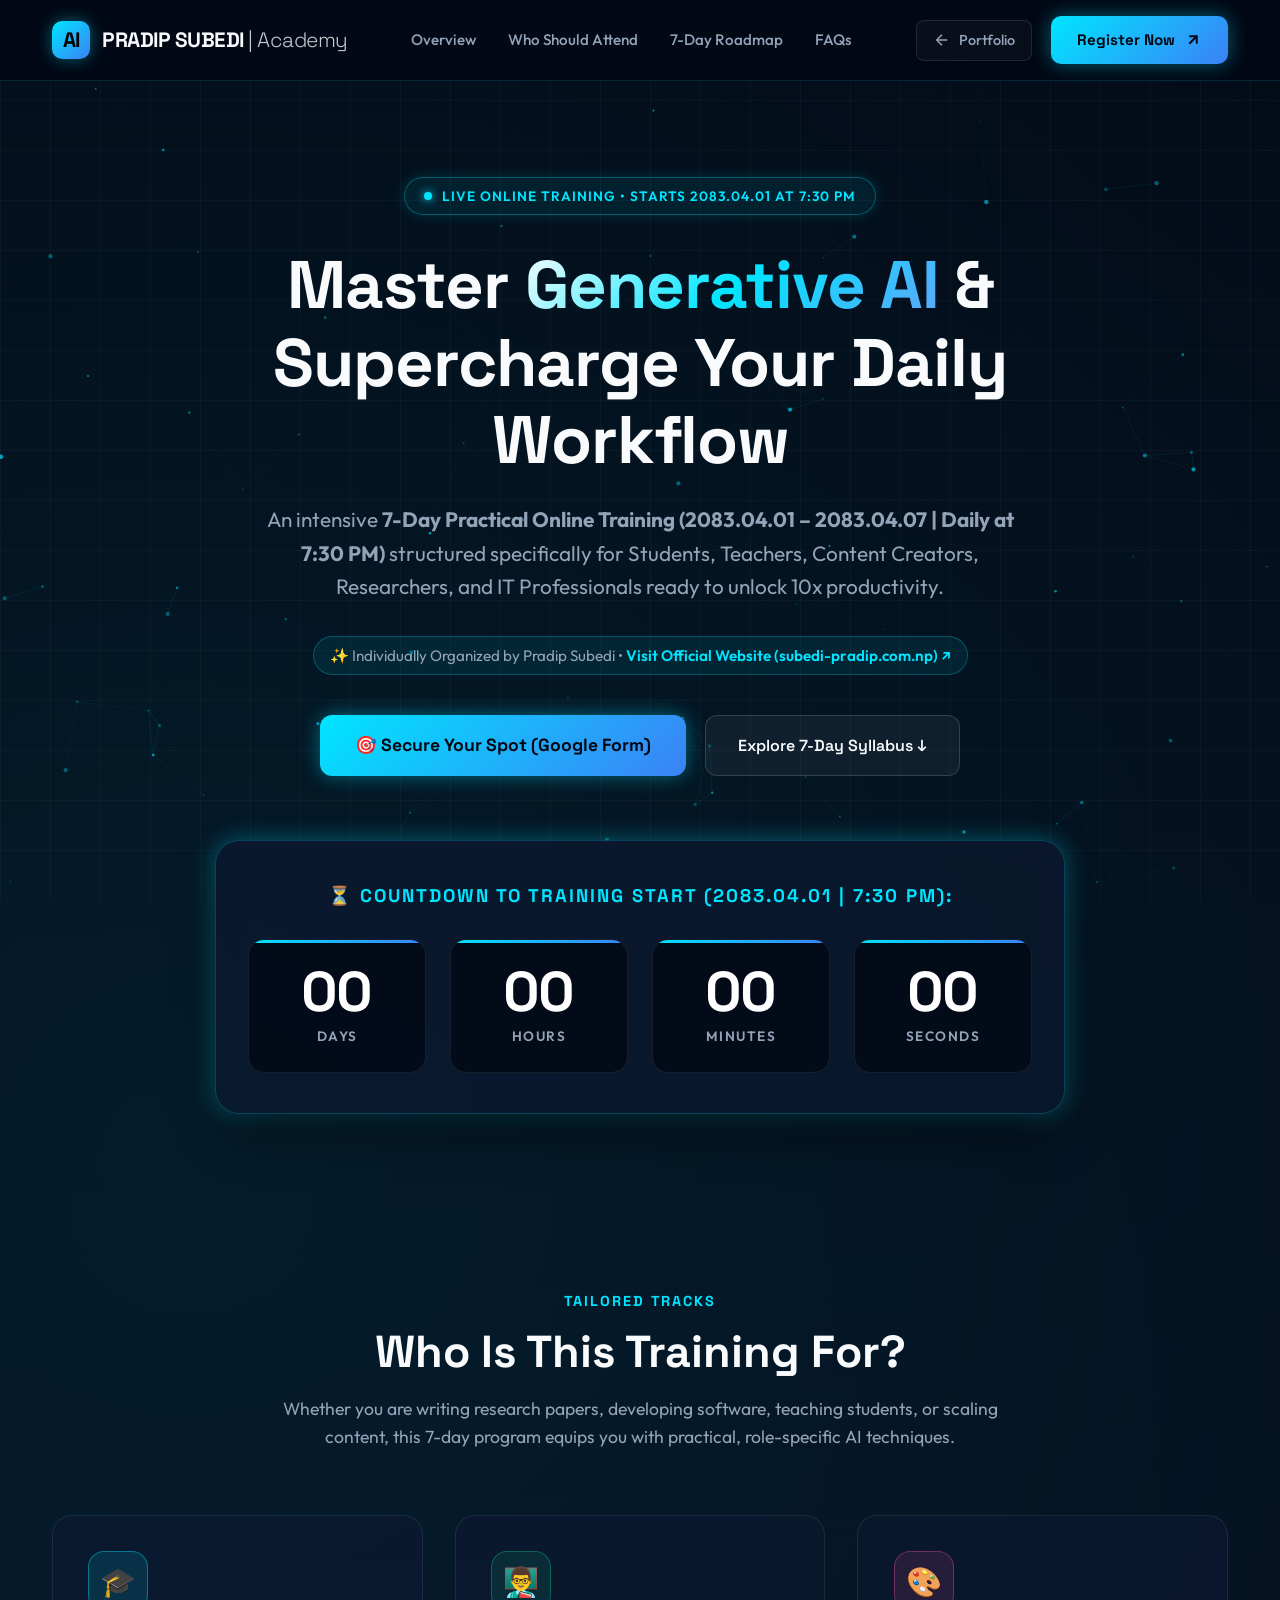
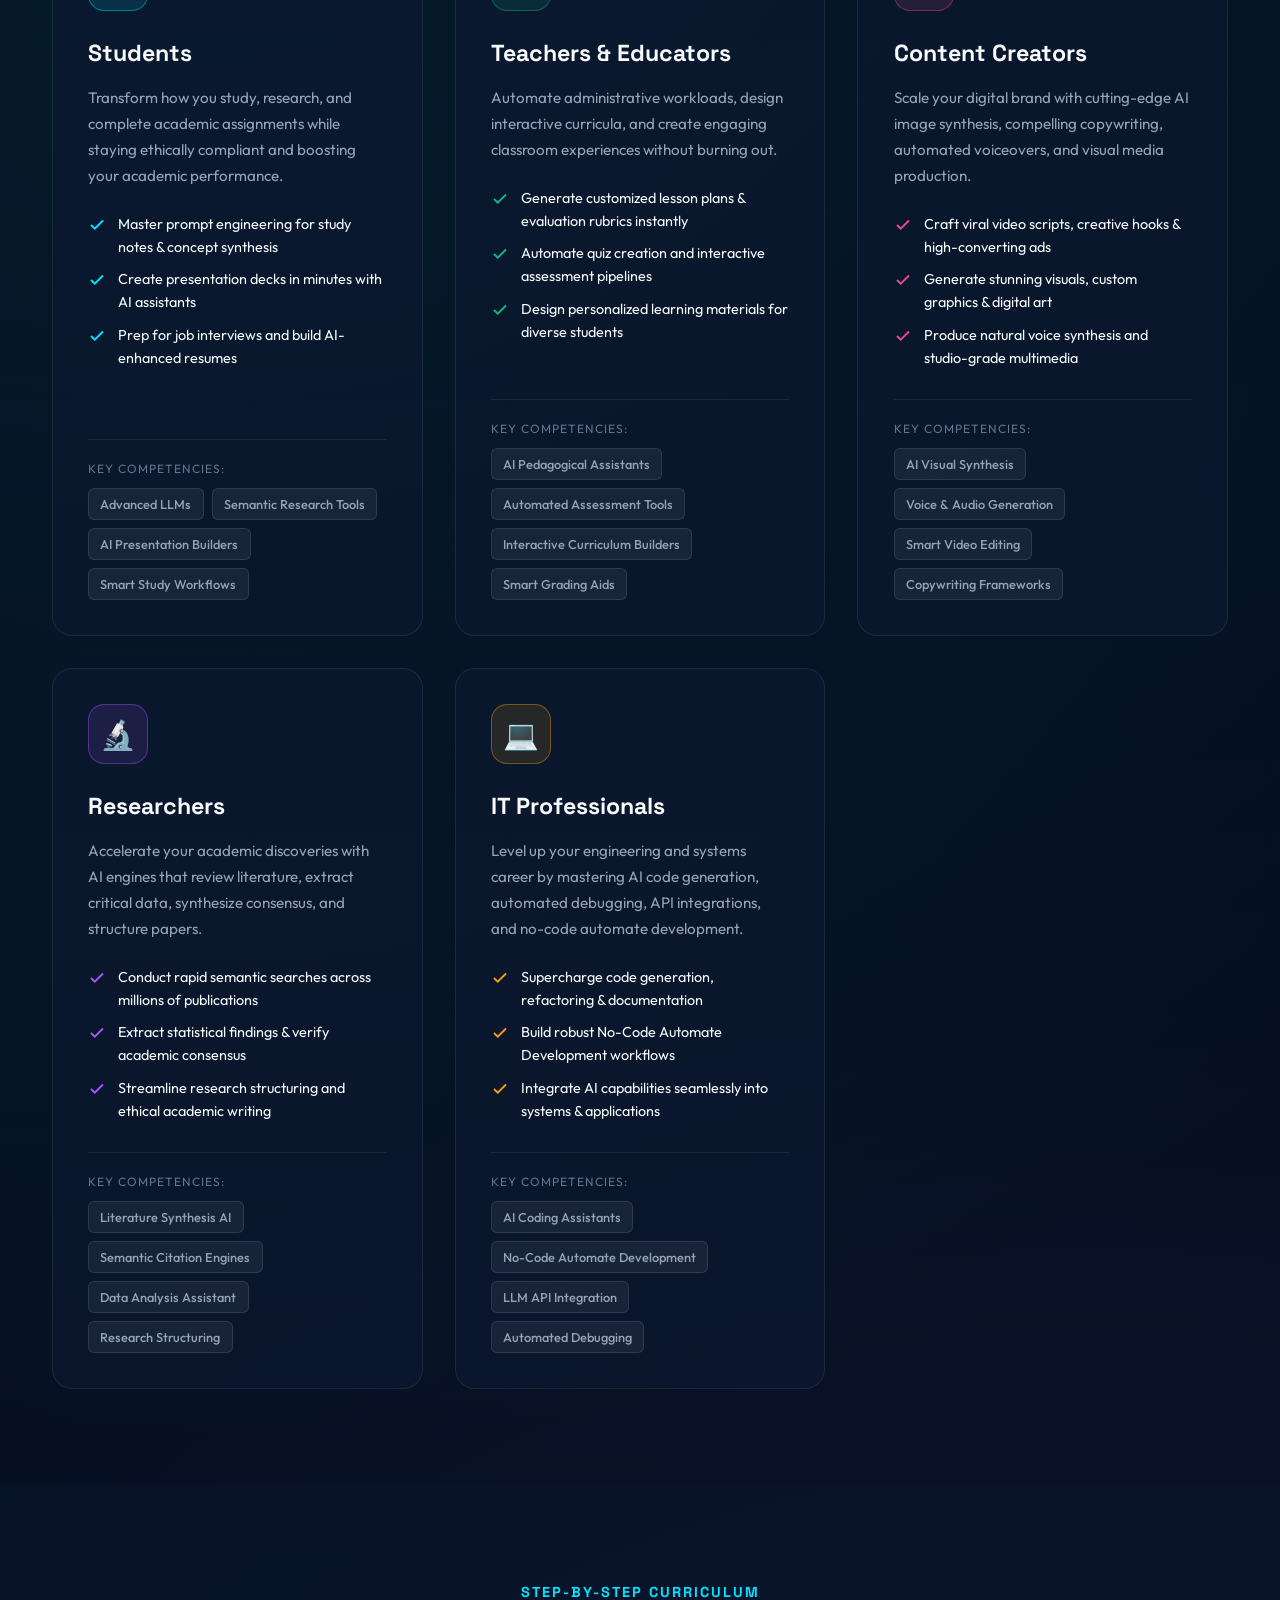
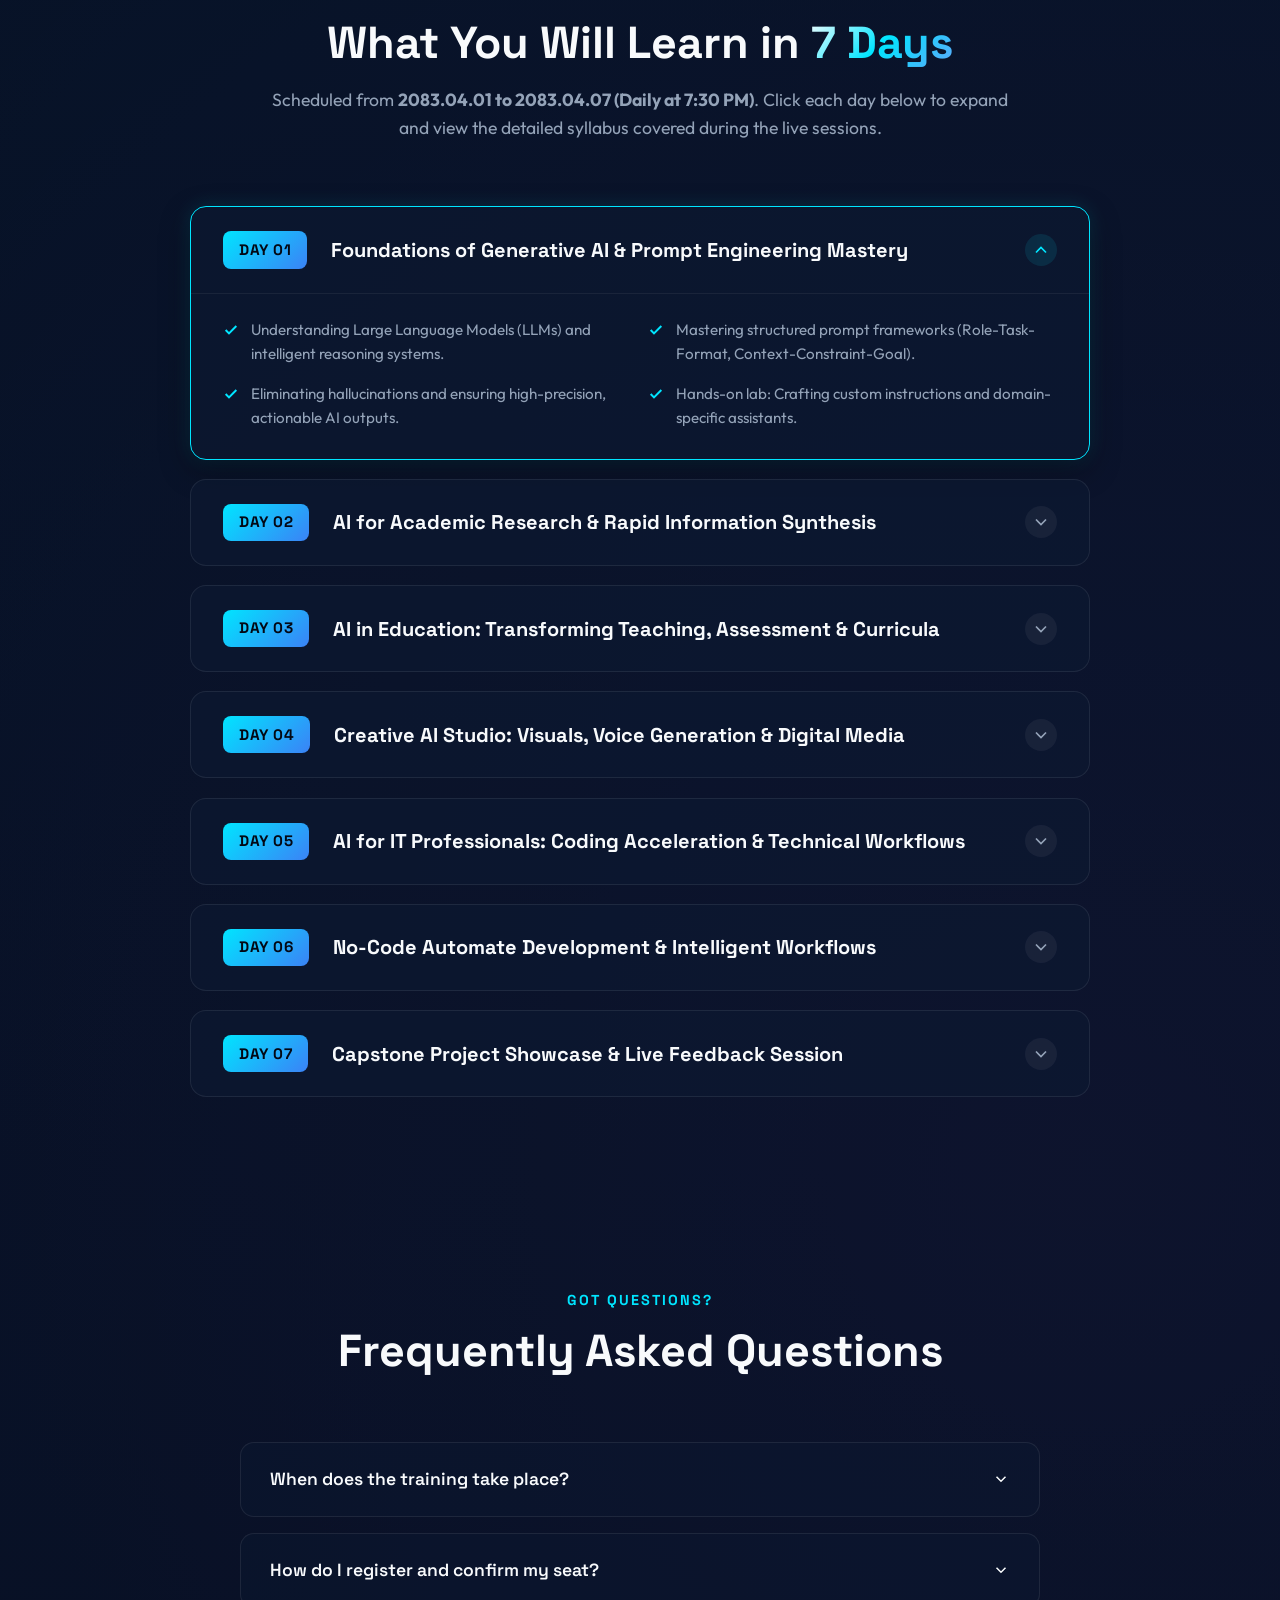
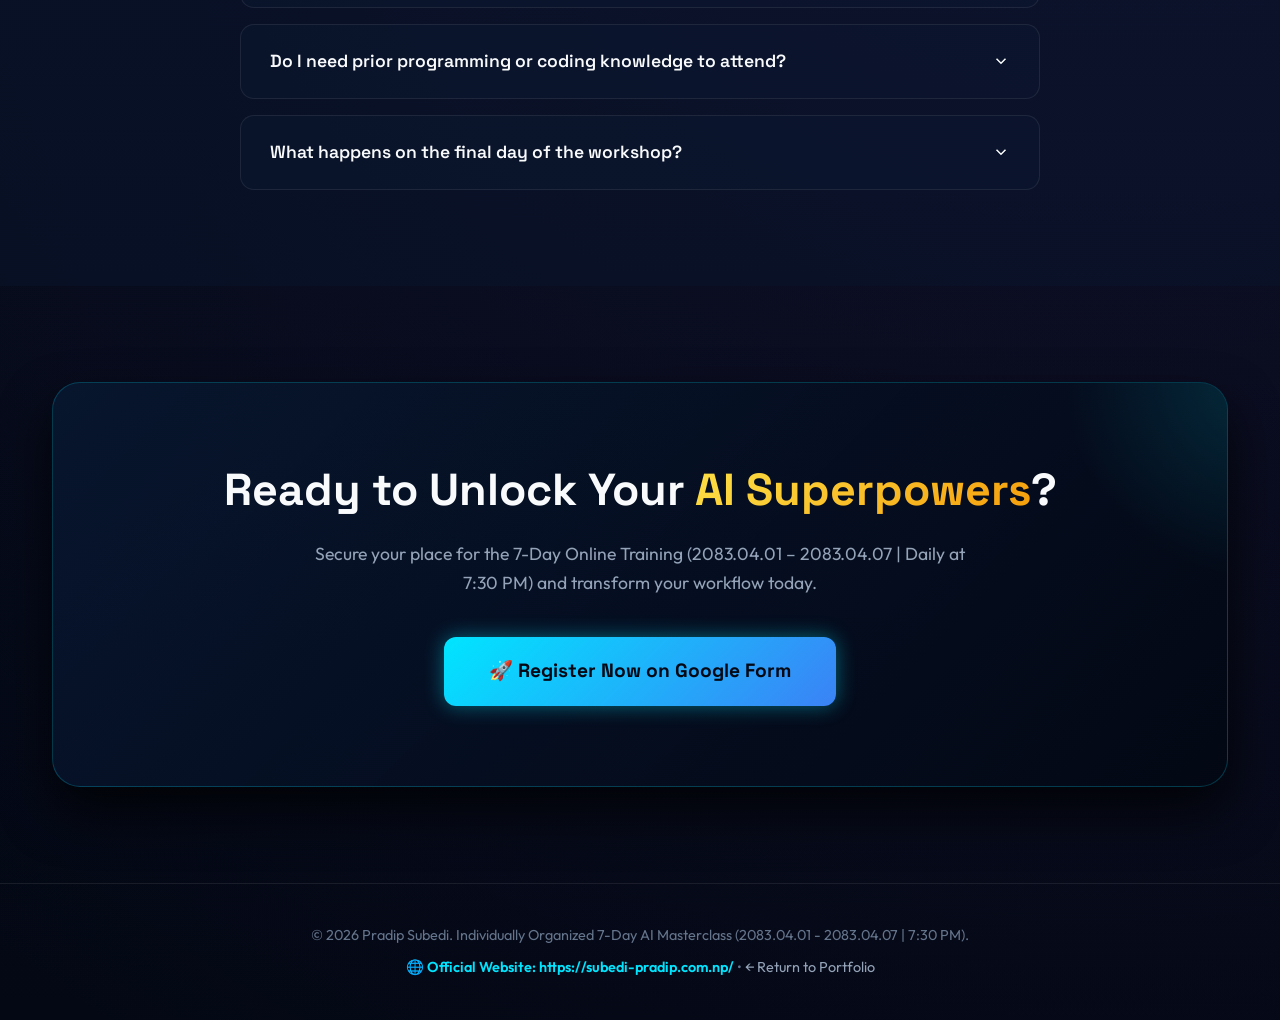
<file: Training/index.html>
<!DOCTYPE html>
<html lang="en">

<head>
    <meta charset="UTF-8">
    <meta name="viewport" content="width=device-width, initial-scale=1.0">
    <title>7-Day Online AI Training Masterclass | Pradip Subedi</title>
    <meta name="description"
        content="Join the 7-Day Online AI Training Masterclass led by Pradip Subedi starting 2083.04.01 at 7:30 PM. Tailored for Students, Teachers, Content Creators, Researchers, and IT Professionals.">
    <meta name="keywords"
        content="AI Training, Generative AI, Pradip Subedi, Online Workshop, Prompt Engineering, AI for Educators, AI for Researchers, No Code Automate Development">
    <link rel="icon" type="image/x-icon" href="../favicon.ico">

    <!-- Google Fonts -->
    <link rel="preconnect" href="https://fonts.googleapis.com">
    <link rel="preconnect" href="https://fonts.gstatic.com" crossorigin>
    <link
        href="https://fonts.googleapis.com/css2?family=Outfit:wght@300;400;500;600;700;800&family=Space+Grotesk:wght@400;500;600;700;800&display=swap"
        rel="stylesheet">

    <!-- Custom Stylesheet -->
    <link rel="stylesheet" href="style.css?v=1.2">
</head>

<body>
    <!-- Interactive Background Particles Canvas -->
    <canvas id="ai-particles" aria-hidden="true"
        style="position: fixed; top: 0; left: 0; width: 100%; height: 100%; pointer-events: none; z-index: 1;"></canvas>
    
    <!-- Subtle Grid Pattern -->
    <div class="bg-grid"></div>

    <!-- Navigation Bar -->
    <nav class="navbar">
        <div class="container nav-container">
            <a href="index.html" class="nav-logo">
                <div class="logo-icon">AI</div>
                <span>PRADIP SUBEDI <span style="font-weight: 300; opacity: 0.8;">| Academy</span></span>
            </a>

            <ul class="nav-links">
                <li><a href="#overview">Overview</a></li>
                <li><a href="#audiences">Who Should Attend</a></li>
                <li><a href="#curriculum">7-Day Roadmap</a></li>
                <li><a href="#faqs">FAQs</a></li>
            </ul>

            <div class="nav-actions">
                <a href="../index.html" class="btn-back">
                    <svg width="18" height="18" viewBox="0 0 24 24" fill="none" stroke="currentColor" stroke-width="2">
                        <line x1="19" y1="12" x2="5" y2="12"></line>
                        <polyline points="12 19 5 12 12 5"></polyline>
                    </svg>
                    Portfolio
                </a>
                <a href="https://forms.gle/er1A3yuoY16GEYZU7" target="_blank" rel="noopener noreferrer" class="btn-primary">
                    Register Now
                    <svg width="18" height="18" viewBox="0 0 24 24" fill="none" stroke="currentColor" stroke-width="2.5">
                        <line x1="7" y1="17" x2="17" y2="7"></line>
                        <polyline points="7 7 17 7 17 17"></polyline>
                    </svg>
                </a>
            </div>
        </div>
    </nav>

    <!-- Hero Section -->
    <header class="hero" id="overview">
        <div class="container">
            <div class="hero-badge">
                <span class="pulse-dot"></span>
                <span>Live Online Training &bull; Starts 2083.04.01 at 7:30 PM</span>
            </div>

            <h1 class="hero-title">
                Master <span class="gradient-text">Generative AI</span> & Supercharge Your Daily Workflow
            </h1>

            <p class="hero-subtitle">
                An intensive <strong>7-Day Practical Online Training (2083.04.01 – 2083.04.07 | Daily at 7:30 PM)</strong> structured specifically for Students, Teachers, Content Creators, Researchers, and IT Professionals ready to unlock 10x productivity.<br><br>
                <span style="font-size: 0.95rem; display: inline-block; padding: 0.4rem 1rem; background: rgba(0, 229, 255, 0.08); border: 1px solid rgba(0, 229, 255, 0.25); border-radius: 50px;">✨ Individually Organized by Pradip Subedi &bull; <a href="https://subedi-pradip.com.np/" target="_blank" rel="noopener noreferrer" style="color: var(--accent-cyan); font-weight: 600; text-decoration: none;">Visit Official Website (subedi-pradip.com.np) &nearr;</a></span>
            </p>

            <div class="hero-cta-group">
                <a href="https://forms.gle/er1A3yuoY16GEYZU7" target="_blank" rel="noopener noreferrer" class="btn-primary btn-large">
                    🎯 Secure Your Spot (Google Form)
                </a>
                <a href="#curriculum" class="btn-secondary btn-large">
                    Explore 7-Day Syllabus ↓
                </a>
            </div>

            <!-- Countdown Timer Box -->
            <div class="countdown-box">
                <div class="countdown-header">⏳ Countdown to Training Start (2083.04.01 | 7:30 PM):</div>
                <div class="countdown-grid">
                    <div class="timer-card">
                        <div class="timer-number" id="days">00</div>
                        <div class="timer-label">Days</div>
                    </div>
                    <div class="timer-card">
                        <div class="timer-number" id="hours">00</div>
                        <div class="timer-label">Hours</div>
                    </div>
                    <div class="timer-card">
                        <div class="timer-number" id="minutes">00</div>
                        <div class="timer-label">Minutes</div>
                    </div>
                    <div class="timer-card">
                        <div class="timer-number" id="seconds">00</div>
                        <div class="timer-label">Seconds</div>
                    </div>
                </div>
            </div>
        </div>
    </header>

    <!-- Target Audience Section -->
    <section class="section-padding" id="audiences">
        <div class="container">
            <div class="section-header">
                <span class="section-tag">Tailored Tracks</span>
                <h2 class="section-title">Who Is This Training For?</h2>
                <p class="section-desc">
                    Whether you are writing research papers, developing software, teaching students, or scaling content, this 7-day program equips you with practical, role-specific AI techniques.
                </p>
            </div>

            <div class="audience-grid">
                <!-- 1. Students -->
                <div class="audience-card card-student">
                    <div>
                        <div class="card-icon-wrapper">🎓</div>
                        <h3 class="card-title">Students</h3>
                        <p class="card-desc">
                            Transform how you study, research, and complete academic assignments while staying ethically compliant and boosting your academic performance.
                        </p>
                        <ul class="card-benefits">
                            <li>
                                <svg width="18" height="18" viewBox="0 0 24 24" fill="none" stroke="currentColor" stroke-width="2.5"><polyline points="20 6 9 17 4 12"></polyline></svg>
                                <span>Master prompt engineering for study notes & concept synthesis</span>
                            </li>
                            <li>
                                <svg width="18" height="18" viewBox="0 0 24 24" fill="none" stroke="currentColor" stroke-width="2.5"><polyline points="20 6 9 17 4 12"></polyline></svg>
                                <span>Create presentation decks in minutes with AI assistants</span>
                            </li>
                            <li>
                                <svg width="18" height="18" viewBox="0 0 24 24" fill="none" stroke="currentColor" stroke-width="2.5"><polyline points="20 6 9 17 4 12"></polyline></svg>
                                <span>Prep for job interviews and build AI-enhanced resumes</span>
                            </li>
                        </ul>
                    </div>
                    <div class="card-tools">
                        <span class="tools-label">Key Competencies:</span>
                        <div class="tools-tags">
                            <span class="tool-tag">Advanced LLMs</span>
                            <span class="tool-tag">Semantic Research Tools</span>
                            <span class="tool-tag">AI Presentation Builders</span>
                            <span class="tool-tag">Smart Study Workflows</span>
                        </div>
                    </div>
                </div>

                <!-- 2. Teachers & Educators -->
                <div class="audience-card card-teacher">
                    <div>
                        <div class="card-icon-wrapper">👨‍🏫</div>
                        <h3 class="card-title">Teachers & Educators</h3>
                        <p class="card-desc">
                            Automate administrative workloads, design interactive curricula, and create engaging classroom experiences without burning out.
                        </p>
                        <ul class="card-benefits">
                            <li>
                                <svg width="18" height="18" viewBox="0 0 24 24" fill="none" stroke="currentColor" stroke-width="2.5"><polyline points="20 6 9 17 4 12"></polyline></svg>
                                <span>Generate customized lesson plans & evaluation rubrics instantly</span>
                            </li>
                            <li>
                                <svg width="18" height="18" viewBox="0 0 24 24" fill="none" stroke="currentColor" stroke-width="2.5"><polyline points="20 6 9 17 4 12"></polyline></svg>
                                <span>Automate quiz creation and interactive assessment pipelines</span>
                            </li>
                            <li>
                                <svg width="18" height="18" viewBox="0 0 24 24" fill="none" stroke="currentColor" stroke-width="2.5"><polyline points="20 6 9 17 4 12"></polyline></svg>
                                <span>Design personalized learning materials for diverse students</span>
                            </li>
                        </ul>
                    </div>
                    <div class="card-tools">
                        <span class="tools-label">Key Competencies:</span>
                        <div class="tools-tags">
                            <span class="tool-tag">AI Pedagogical Assistants</span>
                            <span class="tool-tag">Automated Assessment Tools</span>
                            <span class="tool-tag">Interactive Curriculum Builders</span>
                            <span class="tool-tag">Smart Grading Aids</span>
                        </div>
                    </div>
                </div>

                <!-- 3. Content Creators -->
                <div class="audience-card card-creator">
                    <div>
                        <div class="card-icon-wrapper">🎨</div>
                        <h3 class="card-title">Content Creators</h3>
                        <p class="card-desc">
                            Scale your digital brand with cutting-edge AI image synthesis, compelling copywriting, automated voiceovers, and visual media production.
                        </p>
                        <ul class="card-benefits">
                            <li>
                                <svg width="18" height="18" viewBox="0 0 24 24" fill="none" stroke="currentColor" stroke-width="2.5"><polyline points="20 6 9 17 4 12"></polyline></svg>
                                <span>Craft viral video scripts, creative hooks & high-converting ads</span>
                            </li>
                            <li>
                                <svg width="18" height="18" viewBox="0 0 24 24" fill="none" stroke="currentColor" stroke-width="2.5"><polyline points="20 6 9 17 4 12"></polyline></svg>
                                <span>Generate stunning visuals, custom graphics & digital art</span>
                            </li>
                            <li>
                                <svg width="18" height="18" viewBox="0 0 24 24" fill="none" stroke="currentColor" stroke-width="2.5"><polyline points="20 6 9 17 4 12"></polyline></svg>
                                <span>Produce natural voice synthesis and studio-grade multimedia</span>
                            </li>
                        </ul>
                    </div>
                    <div class="card-tools">
                        <span class="tools-label">Key Competencies:</span>
                        <div class="tools-tags">
                            <span class="tool-tag">AI Visual Synthesis</span>
                            <span class="tool-tag">Voice & Audio Generation</span>
                            <span class="tool-tag">Smart Video Editing</span>
                            <span class="tool-tag">Copywriting Frameworks</span>
                        </div>
                    </div>
                </div>

                <!-- 4. Researchers -->
                <div class="audience-card card-researcher">
                    <div>
                        <div class="card-icon-wrapper">🔬</div>
                        <h3 class="card-title">Researchers</h3>
                        <p class="card-desc">
                            Accelerate your academic discoveries with AI engines that review literature, extract critical data, synthesize consensus, and structure papers.
                        </p>
                        <ul class="card-benefits">
                            <li>
                                <svg width="18" height="18" viewBox="0 0 24 24" fill="none" stroke="currentColor" stroke-width="2.5"><polyline points="20 6 9 17 4 12"></polyline></svg>
                                <span>Conduct rapid semantic searches across millions of publications</span>
                            </li>
                            <li>
                                <svg width="18" height="18" viewBox="0 0 24 24" fill="none" stroke="currentColor" stroke-width="2.5"><polyline points="20 6 9 17 4 12"></polyline></svg>
                                <span>Extract statistical findings & verify academic consensus</span>
                            </li>
                            <li>
                                <svg width="18" height="18" viewBox="0 0 24 24" fill="none" stroke="currentColor" stroke-width="2.5"><polyline points="20 6 9 17 4 12"></polyline></svg>
                                <span>Streamline research structuring and ethical academic writing</span>
                            </li>
                        </ul>
                    </div>
                    <div class="card-tools">
                        <span class="tools-label">Key Competencies:</span>
                        <div class="tools-tags">
                            <span class="tool-tag">Literature Synthesis AI</span>
                            <span class="tool-tag">Semantic Citation Engines</span>
                            <span class="tool-tag">Data Analysis Assistant</span>
                            <span class="tool-tag">Research Structuring</span>
                        </div>
                    </div>
                </div>

                <!-- 5. IT Professionals -->
                <div class="audience-card card-it">
                    <div>
                        <div class="card-icon-wrapper">💻</div>
                        <h3 class="card-title">IT Professionals</h3>
                        <p class="card-desc">
                            Level up your engineering and systems career by mastering AI code generation, automated debugging, API integrations, and no-code automate development.
                        </p>
                        <ul class="card-benefits">
                            <li>
                                <svg width="18" height="18" viewBox="0 0 24 24" fill="none" stroke="currentColor" stroke-width="2.5"><polyline points="20 6 9 17 4 12"></polyline></svg>
                                <span>Supercharge code generation, refactoring & documentation</span>
                            </li>
                            <li>
                                <svg width="18" height="18" viewBox="0 0 24 24" fill="none" stroke="currentColor" stroke-width="2.5"><polyline points="20 6 9 17 4 12"></polyline></svg>
                                <span>Build robust No-Code Automate Development workflows</span>
                            </li>
                            <li>
                                <svg width="18" height="18" viewBox="0 0 24 24" fill="none" stroke="currentColor" stroke-width="2.5"><polyline points="20 6 9 17 4 12"></polyline></svg>
                                <span>Integrate AI capabilities seamlessly into systems & applications</span>
                            </li>
                        </ul>
                    </div>
                    <div class="card-tools">
                        <span class="tools-label">Key Competencies:</span>
                        <div class="tools-tags">
                            <span class="tool-tag">AI Coding Assistants</span>
                            <span class="tool-tag">No-Code Automate Development</span>
                            <span class="tool-tag">LLM API Integration</span>
                            <span class="tool-tag">Automated Debugging</span>
                        </div>
                    </div>
                </div>
            </div>
        </div>
    </section>

    <!-- 7-Day Roadmap Section -->
    <section class="section-padding" id="curriculum" style="background: rgba(8, 23, 48, 0.4);">
        <div class="container">
            <div class="section-header">
                <span class="section-tag">Step-by-Step Curriculum</span>
                <h2 class="section-title">What You Will Learn in <span class="gradient-text">7 Days</span></h2>
                <p class="section-desc">Scheduled from <strong>2083.04.01 to 2083.04.07 (Daily at 7:30 PM)</strong>. Click each day below to expand and view the detailed syllabus covered during the live sessions.</p>
            </div>

            <div class="curriculum-list">
                <!-- Day 1 -->
                <div class="day-item">
                    <div class="day-header">
                        <div class="day-header-left">
                            <span class="day-badge">Day 01</span>
                            <span class="day-title">Foundations of Generative AI & Prompt Engineering Mastery</span>
                        </div>
                        <div class="day-toggle-icon">
                            <svg width="20" height="20" viewBox="0 0 24 24" fill="none" stroke="currentColor" stroke-width="2"><polyline points="6 9 12 15 18 9"></polyline></svg>
                        </div>
                    </div>
                    <div class="day-body">
                        <ul class="day-topics">
                            <li><svg width="16" height="16" viewBox="0 0 24 24" fill="none" stroke="currentColor" stroke-width="3"><polyline points="20 6 9 17 4 12"></polyline></svg> Understanding Large Language Models (LLMs) and intelligent reasoning systems.</li>
                            <li><svg width="16" height="16" viewBox="0 0 24 24" fill="none" stroke="currentColor" stroke-width="3"><polyline points="20 6 9 17 4 12"></polyline></svg> Mastering structured prompt frameworks (Role-Task-Format, Context-Constraint-Goal).</li>
                            <li><svg width="16" height="16" viewBox="0 0 24 24" fill="none" stroke="currentColor" stroke-width="3"><polyline points="20 6 9 17 4 12"></polyline></svg> Eliminating hallucinations and ensuring high-precision, actionable AI outputs.</li>
                            <li><svg width="16" height="16" viewBox="0 0 24 24" fill="none" stroke="currentColor" stroke-width="3"><polyline points="20 6 9 17 4 12"></polyline></svg> Hands-on lab: Crafting custom instructions and domain-specific assistants.</li>
                        </ul>
                    </div>
                </div>

                <!-- Day 2 -->
                <div class="day-item">
                    <div class="day-header">
                        <div class="day-header-left">
                            <span class="day-badge">Day 02</span>
                            <span class="day-title">AI for Academic Research & Rapid Information Synthesis</span>
                        </div>
                        <div class="day-toggle-icon">
                            <svg width="20" height="20" viewBox="0 0 24 24" fill="none" stroke="currentColor" stroke-width="2"><polyline points="6 9 12 15 18 9"></polyline></svg>
                        </div>
                    </div>
                    <div class="day-body">
                        <ul class="day-topics">
                            <li><svg width="16" height="16" viewBox="0 0 24 24" fill="none" stroke="currentColor" stroke-width="3"><polyline points="20 6 9 17 4 12"></polyline></svg> Deep-dive into specialized semantic research and literature discovery engines.</li>
                            <li><svg width="16" height="16" viewBox="0 0 24 24" fill="none" stroke="currentColor" stroke-width="3"><polyline points="20 6 9 17 4 12"></polyline></svg> Extracting research methodologies and summarizing multi-document libraries.</li>
                            <li><svg width="16" height="16" viewBox="0 0 24 24" fill="none" stroke="currentColor" stroke-width="3"><polyline points="20 6 9 17 4 12"></polyline></svg> Ethical academic writing, proper citation styles, and analytical rigor.</li>
                            <li><svg width="16" height="16" viewBox="0 0 24 24" fill="none" stroke="currentColor" stroke-width="3"><polyline points="20 6 9 17 4 12"></polyline></svg> Advanced logical problem-solving and structured data extraction.</li>
                        </ul>
                    </div>
                </div>

                <!-- Day 3 -->
                <div class="day-item">
                    <div class="day-header">
                        <div class="day-header-left">
                            <span class="day-badge">Day 03</span>
                            <span class="day-title">AI in Education: Transforming Teaching, Assessment & Curricula</span>
                        </div>
                        <div class="day-toggle-icon">
                            <svg width="20" height="20" viewBox="0 0 24 24" fill="none" stroke="currentColor" stroke-width="2"><polyline points="6 9 12 15 18 9"></polyline></svg>
                        </div>
                    </div>
                    <div class="day-body">
                        <ul class="day-topics">
                            <li><svg width="16" height="16" viewBox="0 0 24 24" fill="none" stroke="currentColor" stroke-width="3"><polyline points="20 6 9 17 4 12"></polyline></svg> Designing interactive, customized lesson plans and curriculum roadmaps.</li>
                            <li><svg width="16" height="16" viewBox="0 0 24 24" fill="none" stroke="currentColor" stroke-width="3"><polyline points="20 6 9 17 4 12"></polyline></svg> Instant exam generation, evaluation rubrics, and constructive student feedback.</li>
                            <li><svg width="16" height="16" viewBox="0 0 24 24" fill="none" stroke="currentColor" stroke-width="3"><polyline points="20 6 9 17 4 12"></polyline></svg> Developing personalized learning paths to cater to diverse classroom needs.</li>
                            <li><svg width="16" height="16" viewBox="0 0 24 24" fill="none" stroke="currentColor" stroke-width="3"><polyline points="20 6 9 17 4 12"></polyline></svg> Fostering academic integrity and ethical AI usage among students.</li>
                        </ul>
                    </div>
                </div>

                <!-- Day 4 -->
                <div class="day-item">
                    <div class="day-header">
                        <div class="day-header-left">
                            <span class="day-badge">Day 04</span>
                            <span class="day-title">Creative AI Studio: Visuals, Voice Generation & Digital Media</span>
                        </div>
                        <div class="day-toggle-icon">
                            <svg width="20" height="20" viewBox="0 0 24 24" fill="none" stroke="currentColor" stroke-width="2"><polyline points="6 9 12 15 18 9"></polyline></svg>
                        </div>
                    </div>
                    <div class="day-body">
                        <ul class="day-topics">
                            <li><svg width="16" height="16" viewBox="0 0 24 24" fill="none" stroke="currentColor" stroke-width="3"><polyline points="20 6 9 17 4 12"></polyline></svg> Prompting state-of-the-art visual generation engines for high-impact graphics.</li>
                            <li><svg width="16" height="16" viewBox="0 0 24 24" fill="none" stroke="currentColor" stroke-width="3"><polyline points="20 6 9 17 4 12"></polyline></svg> Professional voice synthesis, audio design, and natural voiceover production.</li>
                            <li><svg width="16" height="16" viewBox="0 0 24 24" fill="none" stroke="currentColor" stroke-width="3"><polyline points="20 6 9 17 4 12"></polyline></svg> Automated short-form and long-form video editing workflows.</li>
                            <li><svg width="16" height="16" viewBox="0 0 24 24" fill="none" stroke="currentColor" stroke-width="3"><polyline points="20 6 9 17 4 12"></polyline></svg> Rapid creation of brand assets, marketing graphics, and digital presentations.</li>
                        </ul>
                    </div>
                </div>

                <!-- Day 5 -->
                <div class="day-item">
                    <div class="day-header">
                        <div class="day-header-left">
                            <span class="day-badge">Day 05</span>
                            <span class="day-title">AI for IT Professionals: Coding Acceleration & Technical Workflows</span>
                        </div>
                        <div class="day-toggle-icon">
                            <svg width="20" height="20" viewBox="0 0 24 24" fill="none" stroke="currentColor" stroke-width="2"><polyline points="6 9 12 15 18 9"></polyline></svg>
                        </div>
                    </div>
                    <div class="day-body">
                        <ul class="day-topics">
                            <li><svg width="16" height="16" viewBox="0 0 24 24" fill="none" stroke="currentColor" stroke-width="3"><polyline points="20 6 9 17 4 12"></polyline></svg> Supercharging code creation, refactoring, and documentation with intelligent coding tools.</li>
                            <li><svg width="16" height="16" viewBox="0 0 24 24" fill="none" stroke="currentColor" stroke-width="3"><polyline points="20 6 9 17 4 12"></polyline></svg> Automated debugging, syntax error resolution, and test suite generation.</li>
                            <li><svg width="16" height="16" viewBox="0 0 24 24" fill="none" stroke="currentColor" stroke-width="3"><polyline points="20 6 9 17 4 12"></polyline></svg> Integrating AI language models into software architectures and web apps.</li>
                            <li><svg width="16" height="16" viewBox="0 0 24 24" fill="none" stroke="currentColor" stroke-width="3"><polyline points="20 6 9 17 4 12"></polyline></svg> Database query generation, system scripting, and regular expression mastery.</li>
                        </ul>
                    </div>
                </div>

                <!-- Day 6 -->
                <div class="day-item">
                    <div class="day-header">
                        <div class="day-header-left">
                            <span class="day-badge">Day 06</span>
                            <span class="day-title">No-Code Automate Development & Intelligent Workflows</span>
                        </div>
                        <div class="day-toggle-icon">
                            <svg width="20" height="20" viewBox="0 0 24 24" fill="none" stroke="currentColor" stroke-width="2"><polyline points="6 9 12 15 18 9"></polyline></svg>
                        </div>
                    </div>
                    <div class="day-body">
                        <ul class="day-topics">
                            <li><svg width="16" height="16" viewBox="0 0 24 24" fill="none" stroke="currentColor" stroke-width="3"><polyline points="20 6 9 17 4 12"></polyline></svg> Mastering No-Code Automate Development to connect emails, spreadsheets, and databases.</li>
                            <li><svg width="16" height="16" viewBox="0 0 24 24" fill="none" stroke="currentColor" stroke-width="3"><polyline points="20 6 9 17 4 12"></polyline></svg> Designing end-to-end automated workflows without writing traditional code.</li>
                            <li><svg width="16" height="16" viewBox="0 0 24 24" fill="none" stroke="currentColor" stroke-width="3"><polyline points="20 6 9 17 4 12"></polyline></svg> Customizing AI assistants trained on your internal documents and knowledge bases.</li>
                            <li><svg width="16" height="16" viewBox="0 0 24 24" fill="none" stroke="currentColor" stroke-width="3"><polyline points="20 6 9 17 4 12"></polyline></svg> Streamlining personal tasks, content pipelines, and communication systems.</li>
                        </ul>
                    </div>
                </div>

                <!-- Day 7 -->
                <div class="day-item">
                    <div class="day-header">
                        <div class="day-header-left">
                            <span class="day-badge">Day 07</span>
                            <span class="day-title">Capstone Project Showcase & Live Feedback Session</span>
                        </div>
                        <div class="day-toggle-icon">
                            <svg width="20" height="20" viewBox="0 0 24 24" fill="none" stroke="currentColor" stroke-width="2"><polyline points="6 9 12 15 18 9"></polyline></svg>
                        </div>
                    </div>
                    <div class="day-body">
                        <ul class="day-topics">
                            <li><svg width="16" height="16" viewBox="0 0 24 24" fill="none" stroke="currentColor" stroke-width="3"><polyline points="20 6 9 17 4 12"></polyline></svg> Live presentation of participant capstone projects and practical AI implementations.</li>
                            <li><svg width="16" height="16" viewBox="0 0 24 24" fill="none" stroke="currentColor" stroke-width="3"><polyline points="20 6 9 17 4 12"></polyline></svg> In-depth interactive feedback session and expert review of participant workflows.</li>
                            <li><svg width="16" height="16" viewBox="0 0 24 24" fill="none" stroke="currentColor" stroke-width="3"><polyline points="20 6 9 17 4 12"></polyline></svg> Open Q&A Discussion Panel addressing real-world challenges and adoption strategies.</li>
                            <li><svg width="16" height="16" viewBox="0 0 24 24" fill="none" stroke="currentColor" stroke-width="3"><polyline points="20 6 9 17 4 12"></polyline></svg> Roadmapping continuous growth, career advancement, and networking.</li>
                        </ul>
                    </div>
                </div>
            </div>
        </div>
    </section>


    <!-- FAQs Section -->
    <section class="section-padding" id="faqs" style="background: rgba(8, 23, 48, 0.4);">
        <div class="container">
            <div class="section-header">
                <span class="section-tag">Got Questions?</span>
                <h2 class="section-title">Frequently Asked Questions</h2>
            </div>

            <div class="faq-container">
                <div class="faq-item">
                    <div class="faq-question">
                        <span>When does the training take place?</span>
                        <svg width="18" height="18" viewBox="0 0 24 24" fill="none" stroke="currentColor" stroke-width="2"><polyline points="6 9 12 15 18 9"></polyline></svg>
                    </div>
                    <div class="faq-answer">
                        The 7-Day Online AI Training runs from <strong>2083.04.01 to 2083.04.07</strong> starting daily at <strong>7:30 PM</strong>. Sessions are conducted live online with dedicated interactive segments and Q&A.
                    </div>
                </div>

                <div class="faq-item">
                    <div class="faq-question">
                        <span>How do I register and confirm my seat?</span>
                        <svg width="18" height="18" viewBox="0 0 24 24" fill="none" stroke="currentColor" stroke-width="2"><polyline points="6 9 12 15 18 9"></polyline></svg>
                    </div>
                    <div class="faq-answer">
                        Simply click any of the "Register Now" buttons on this page to fill out our official Google Form. Once submitted, our team will verify your registration and send joining links directly to your registered email and contact number.
                    </div>
                </div>

                <div class="faq-item">
                    <div class="faq-question">
                        <span>Do I need prior programming or coding knowledge to attend?</span>
                        <svg width="18" height="18" viewBox="0 0 24 24" fill="none" stroke="currentColor" stroke-width="2"><polyline points="6 9 12 15 18 9"></polyline></svg>
                    </div>
                    <div class="faq-answer">
                        No prior programming experience is required! The training emphasizes intuitive, practical applications, structured prompt engineering, and No-Code Automate Development accessible to everyone.
                    </div>
                </div>

                <div class="faq-item">
                    <div class="faq-question">
                        <span>What happens on the final day of the workshop?</span>
                        <svg width="18" height="18" viewBox="0 0 24 24" fill="none" stroke="currentColor" stroke-width="2"><polyline points="6 9 12 15 18 9"></polyline></svg>
                    </div>
                    <div class="faq-answer">
                        Day 7 features a dedicated Capstone Project Showcase and an interactive Live Feedback Session where participants present practical workflows and receive comprehensive guidance from the instructor.
                    </div>
                </div>
            </div>
        </div>
    </section>

    <!-- Final CTA Section -->
    <section class="section-padding">
        <div class="container">
            <div class="final-cta">
                <h2 class="section-title" style="margin-bottom: 1.5rem;">Ready to Unlock Your <span class="gradient-gold">AI Superpowers</span>?</h2>
                <p class="section-desc" style="max-width: 650px; margin: 0 auto 2.5rem;">
                    Secure your place for the 7-Day Online Training (2083.04.01 – 2083.04.07 | Daily at 7:30 PM) and transform your workflow today.
                </p>
                <a href="https://forms.gle/er1A3yuoY16GEYZU7" target="_blank" rel="noopener noreferrer" class="btn-primary btn-large" style="font-size: 1.2rem; padding: 1.2rem 2.8rem;">
                    🚀 Register Now on Google Form
                </a>
            </div>
        </div>
    </section>

    <!-- Footer -->
    <footer>
        <div class="container">
            <p>&copy; 2026 Pradip Subedi. Individually Organized 7-Day AI Masterclass (2083.04.01 - 2083.04.07 | 7:30 PM).</p>
            <p style="margin-top: 0.6rem;">
                <a href="https://subedi-pradip.com.np/" target="_blank" rel="noopener noreferrer" style="color: var(--accent-cyan); text-decoration: none; font-weight: 600;">🌐 Official Website: https://subedi-pradip.com.np/</a> &bull;
                <a href="../index.html" style="color: var(--text-secondary); text-decoration: none;">&larr; Return to Portfolio</a>
            </p>
        </div>
    </footer>

    <!-- Scripts -->
    <script src="script.js?v=1.2"></script>
</body>

</html>
</file>
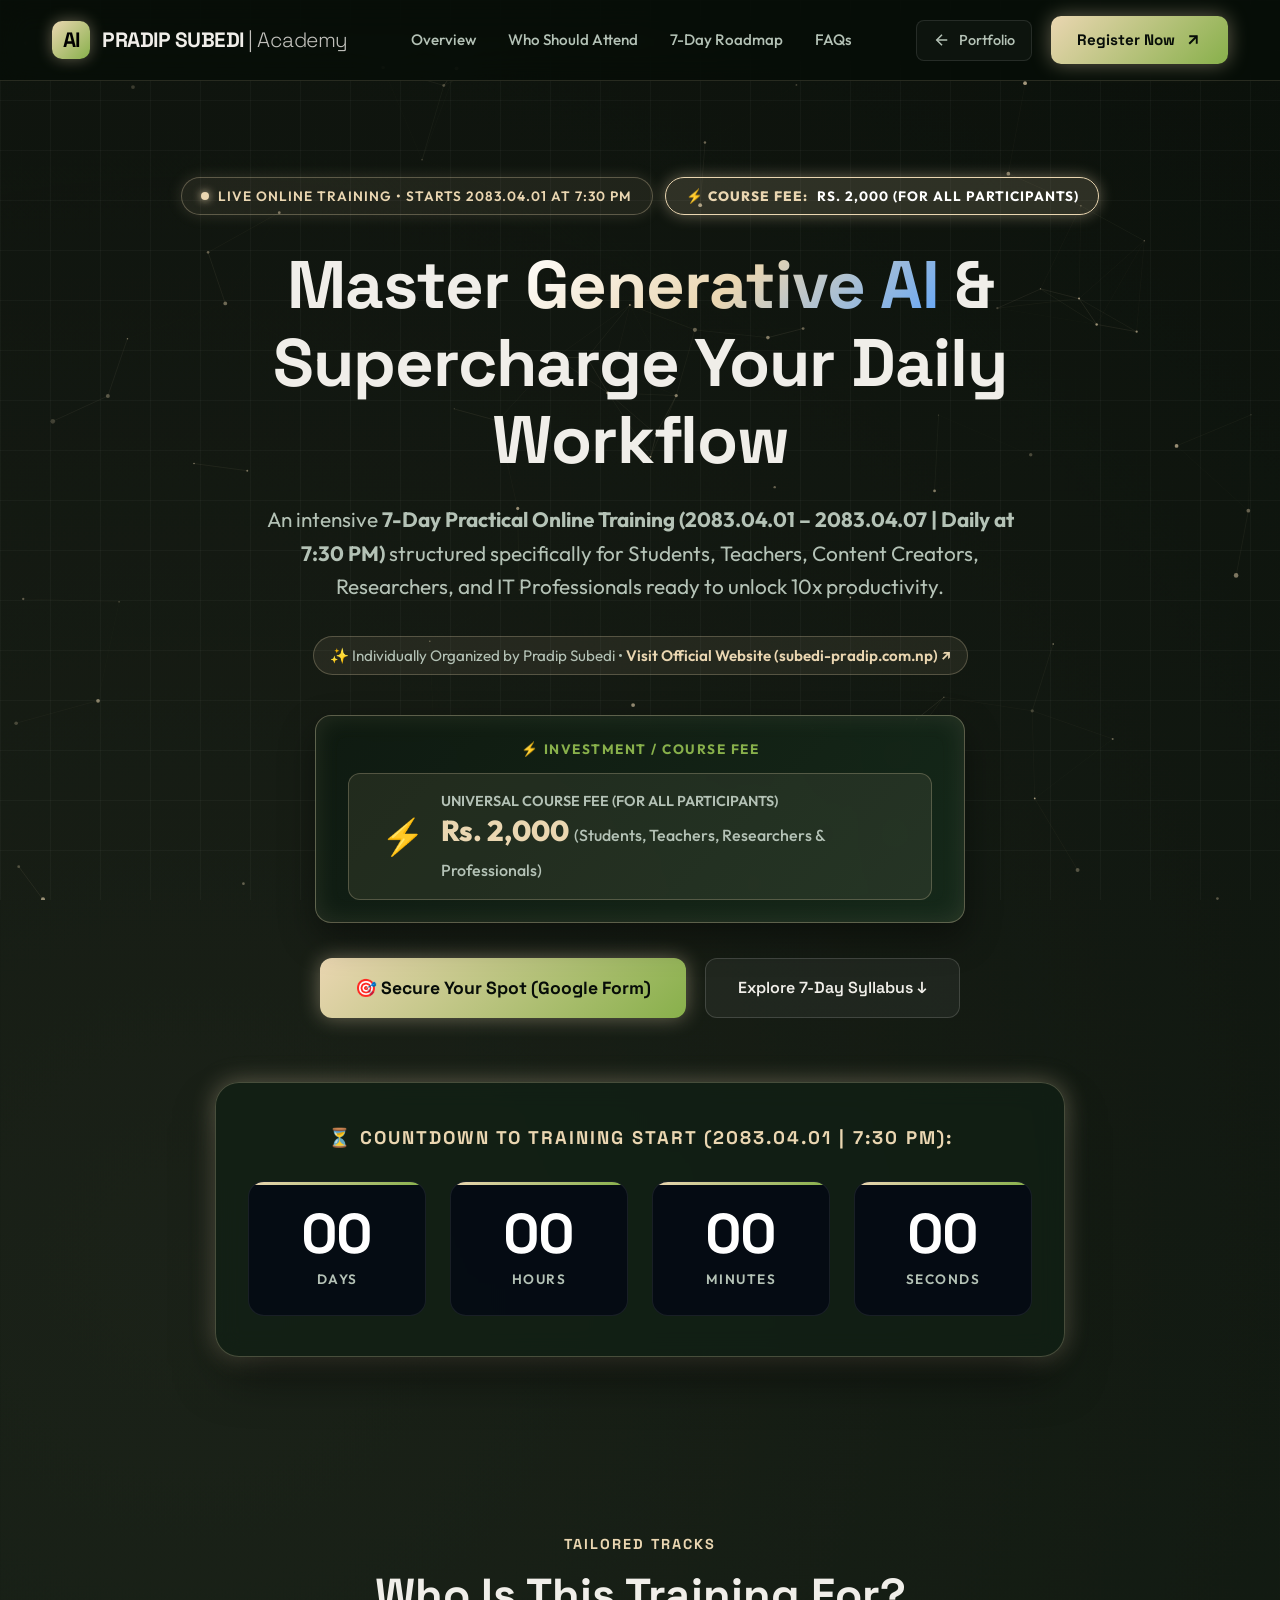
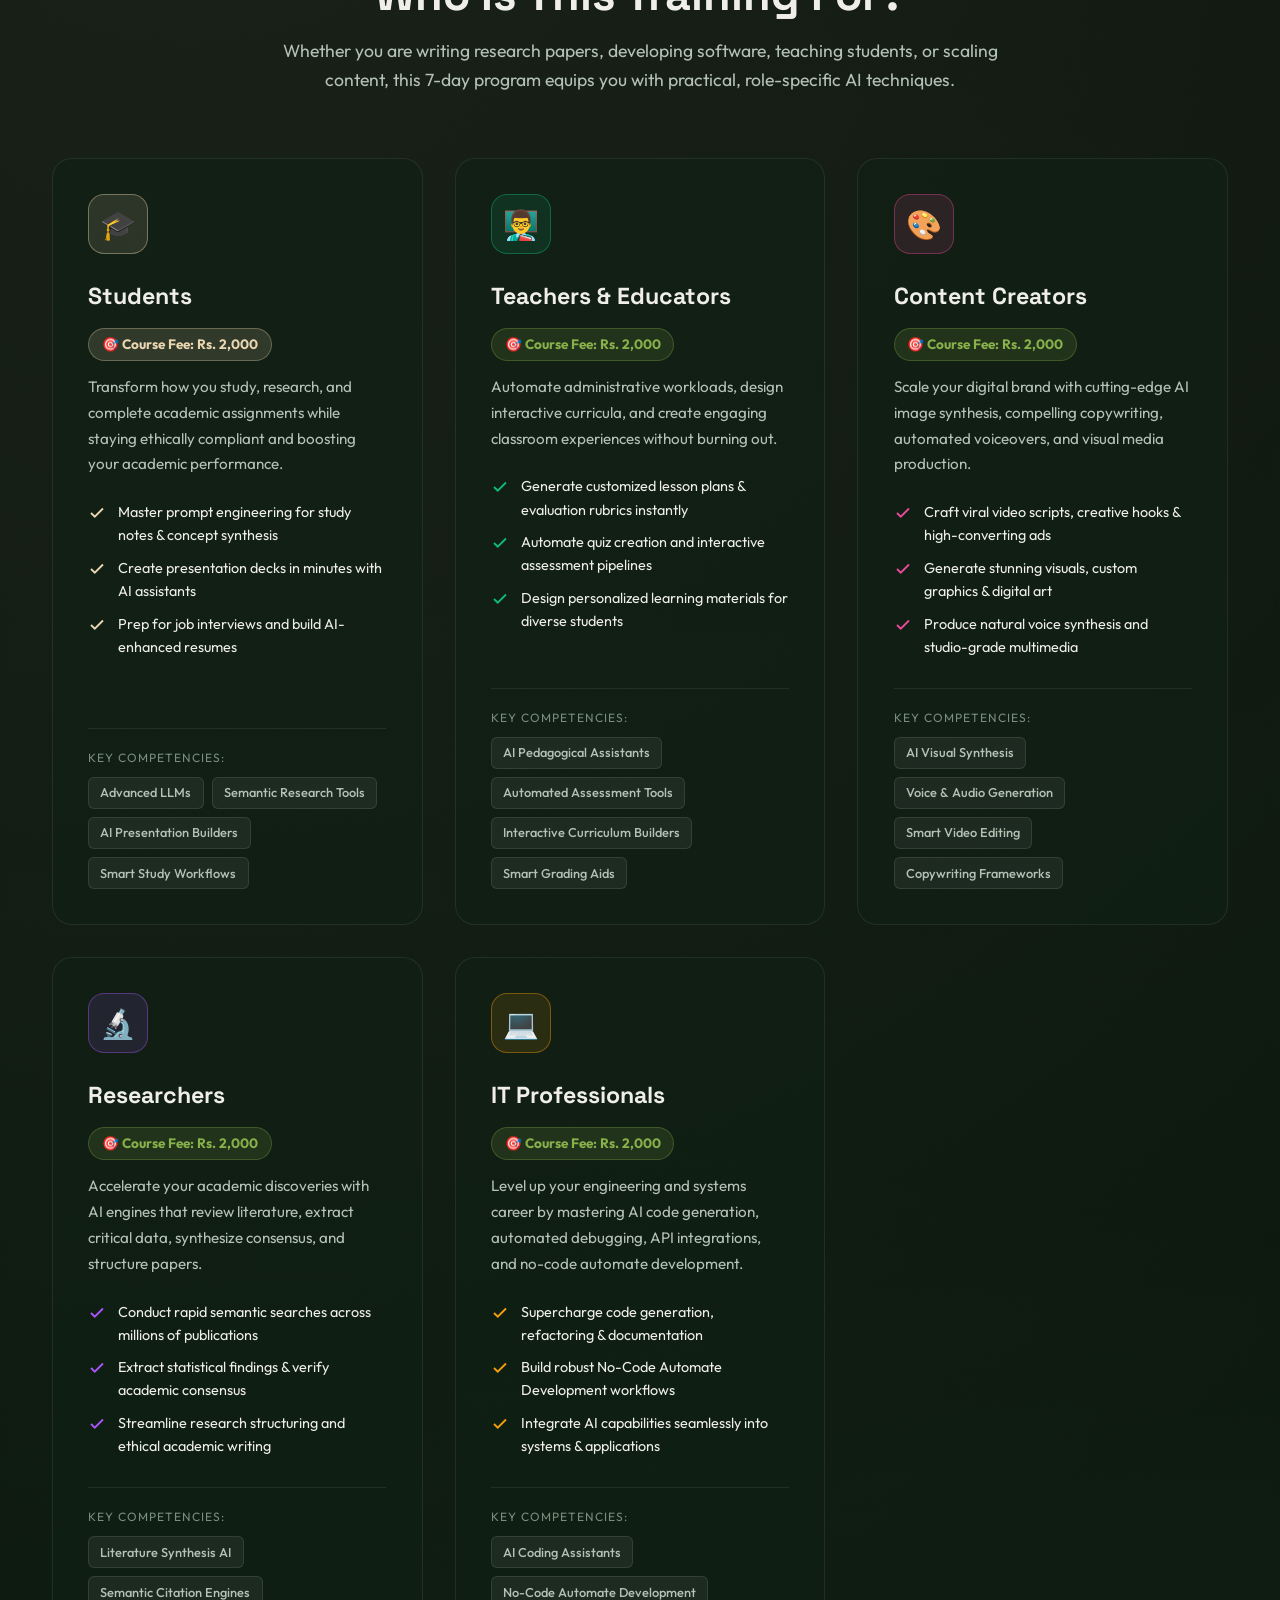
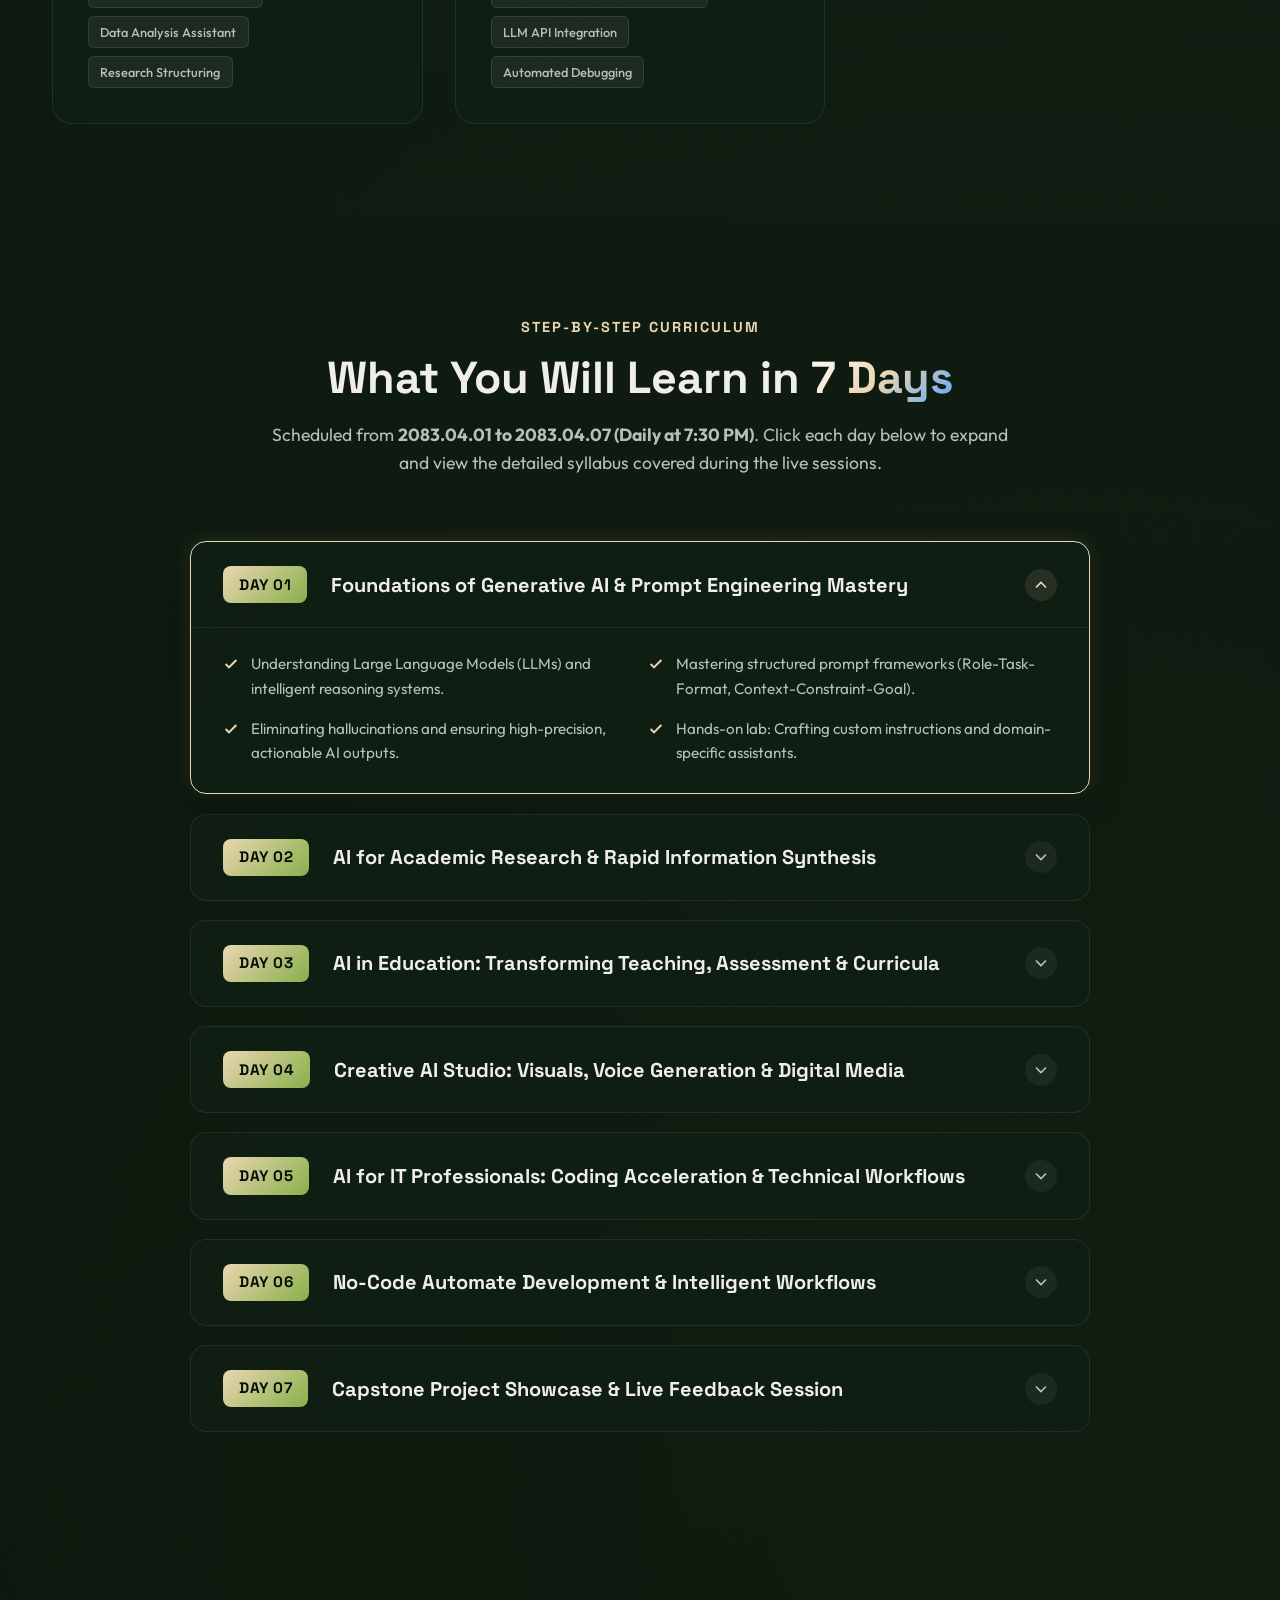
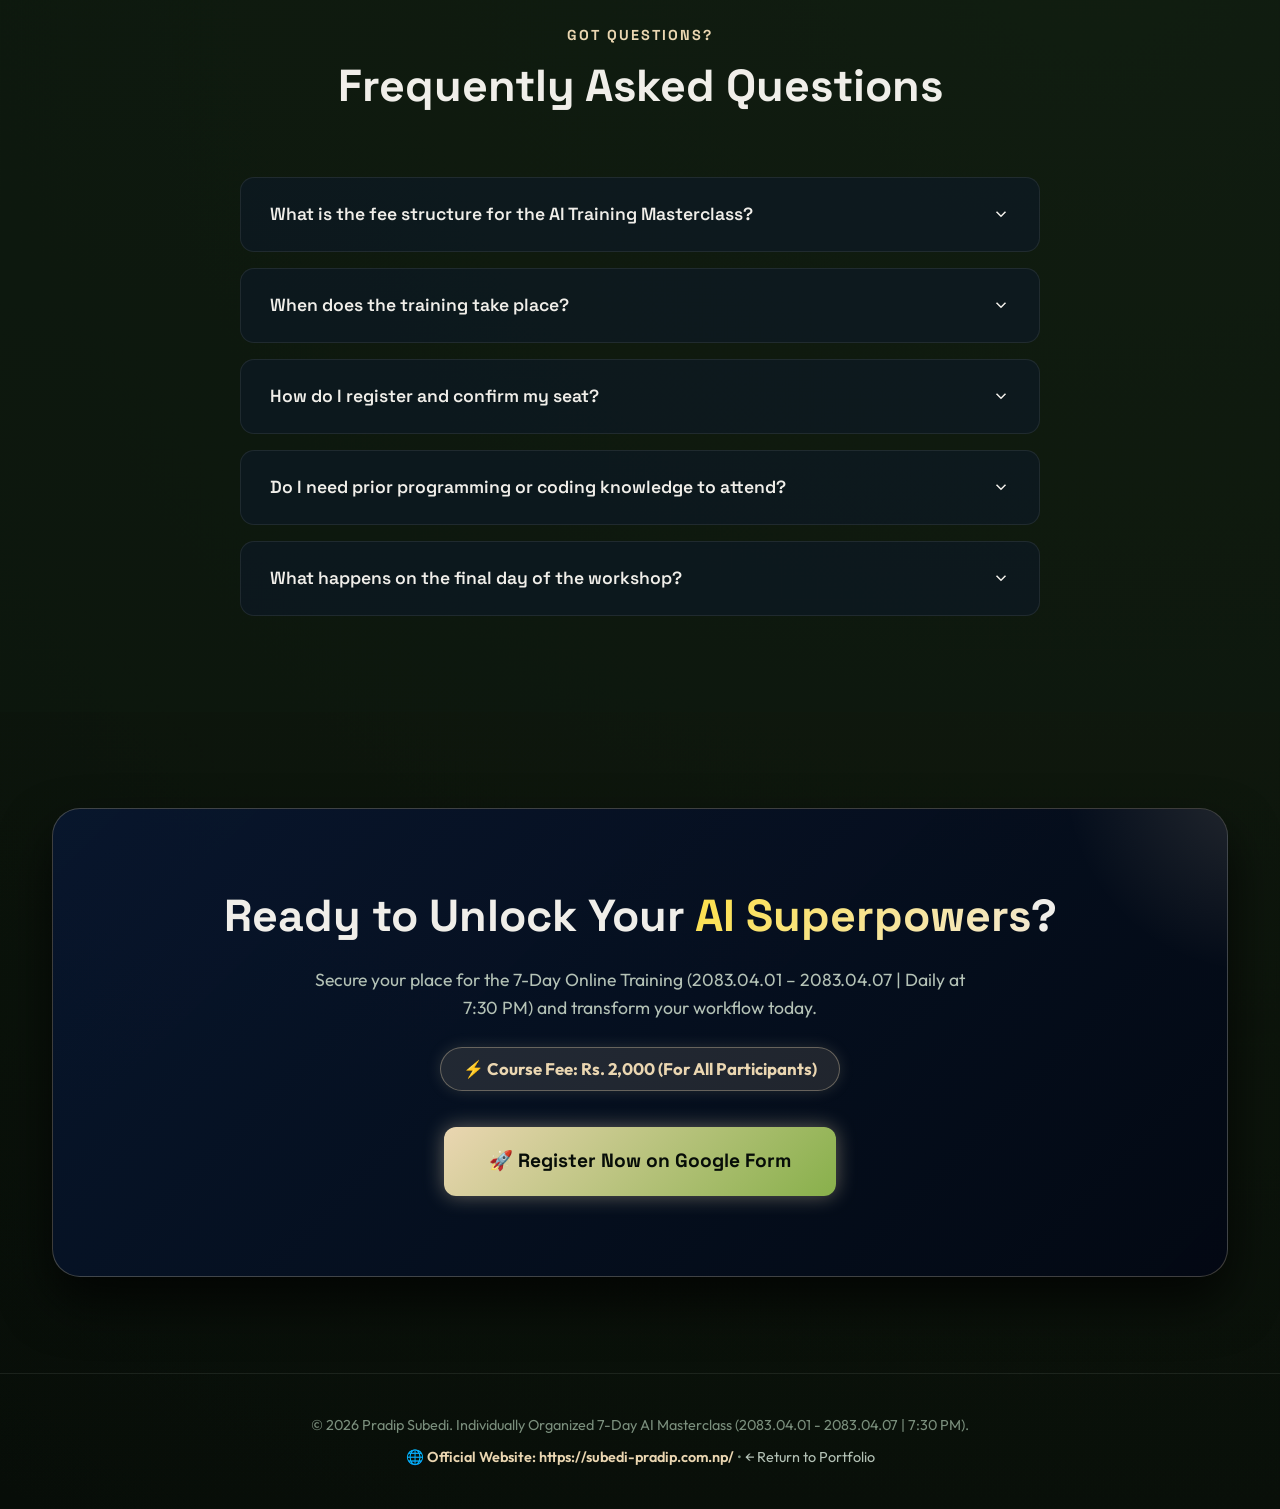
<file: training/index.html>
<!DOCTYPE html>
<html lang="en">

<head>
    <meta charset="UTF-8">
    <meta name="viewport" content="width=device-width, initial-scale=1.0">
    <title>7-Day Online AI Training Masterclass | Pradip Subedi</title>
    <meta name="description"
        content="Join the 7-Day Online AI Training Masterclass led by Pradip Subedi starting 2083.04.01 at 7:30 PM. Tailored for Students, Teachers, Content Creators, Researchers, and IT Professionals.">
    <meta name="keywords"
        content="AI Training, Generative AI, Pradip Subedi, Online Workshop, Prompt Engineering, AI for Educators, AI for Researchers, No Code Automate Development">
    <link rel="icon" type="image/x-icon" href="../favicon.ico">

    <!-- Google Fonts -->
    <link rel="preconnect" href="https://fonts.googleapis.com">
    <link rel="preconnect" href="https://fonts.gstatic.com" crossorigin>
    <link
        href="https://fonts.googleapis.com/css2?family=Outfit:wght@300;400;500;600;700;800&family=Space+Grotesk:wght@400;500;600;700;800&display=swap"
        rel="stylesheet">

    <!-- Custom Stylesheet -->
    <link rel="stylesheet" href="style.css?v=1.2">
</head>

<body>
    <!-- Interactive Background Particles Canvas -->
    <canvas id="ai-particles" aria-hidden="true"
        style="position: fixed; top: 0; left: 0; width: 100%; height: 100%; pointer-events: none; z-index: 1;"></canvas>
    
    <!-- Subtle Grid Pattern -->
    <div class="bg-grid"></div>

    <!-- Navigation Bar -->
    <nav class="navbar">
        <div class="container nav-container">
            <a href="index.html" class="nav-logo">
                <div class="logo-icon">AI</div>
                <span>PRADIP SUBEDI <span style="font-weight: 300; opacity: 0.8;">| Academy</span></span>
            </a>

            <ul class="nav-links">
                <li><a href="#overview">Overview</a></li>
                <li><a href="#audiences">Who Should Attend</a></li>
                <li><a href="#curriculum">7-Day Roadmap</a></li>
                <li><a href="#faqs">FAQs</a></li>
            </ul>

            <div class="nav-actions">
                <a href="../index.html" class="btn-back">
                    <svg width="18" height="18" viewBox="0 0 24 24" fill="none" stroke="currentColor" stroke-width="2">
                        <line x1="19" y1="12" x2="5" y2="12"></line>
                        <polyline points="12 19 5 12 12 5"></polyline>
                    </svg>
                    Portfolio
                </a>
                <a href="https://forms.gle/er1A3yuoY16GEYZU7" target="_blank" rel="noopener noreferrer" class="btn-primary">
                    Register Now
                    <svg width="18" height="18" viewBox="0 0 24 24" fill="none" stroke="currentColor" stroke-width="2.5">
                        <line x1="7" y1="17" x2="17" y2="7"></line>
                        <polyline points="7 7 17 7 17 17"></polyline>
                    </svg>
                </a>
            </div>
        </div>
    </nav>

    <!-- Hero Section -->
    <header class="hero" id="overview">
        <div class="container">
            <div style="display: flex; justify-content: center; align-items: center; gap: 0.8rem; flex-wrap: wrap; margin-bottom: 2rem;">
                <div class="hero-badge" style="margin-bottom: 0;">
                    <span class="pulse-dot"></span>
                    <span>Live Online Training &bull; Starts 2083.04.01 at 7:30 PM</span>
                </div>
                <div class="hero-badge" style="margin-bottom: 0; background: rgba(234, 214, 177, 0.15); border-color: #EAD6B1; color: #FFF; box-shadow: 0 0 15px rgba(234, 214, 177, 0.4);">
                    <span style="font-weight: 800; color: #EAD6B1;">⚡ Course Fee:</span> <span style="font-weight: 700; color: #FFF;">Rs. 2,000 (For All Participants)</span>
                </div>
            </div>

            <h1 class="hero-title">
                Master <span class="gradient-text">Generative AI</span> & Supercharge Your Daily Workflow
            </h1>

            <p class="hero-subtitle">
                An intensive <strong>7-Day Practical Online Training (2083.04.01 – 2083.04.07 | Daily at 7:30 PM)</strong> structured specifically for Students, Teachers, Content Creators, Researchers, and IT Professionals ready to unlock 10x productivity.<br><br>
                <span style="font-size: 0.95rem; display: inline-block; padding: 0.4rem 1rem; background: rgba(234, 214, 177, 0.08); border: 1px solid rgba(234, 214, 177, 0.25); border-radius: 50px;">✨ Individually Organized by Pradip Subedi &bull; <a href="https://subedi-pradip.com.np/" target="_blank" rel="noopener noreferrer" style="color: var(--accent-cyan); font-weight: 600; text-decoration: none;">Visit Official Website (subedi-pradip.com.np) &nearr;</a></span>
            </p>

            <!-- Training Fee Banner -->
            <div class="fee-banner-container" style="margin: 1.8rem auto 2.2rem; max-width: 650px; background: linear-gradient(135deg, rgba(13, 26, 16, 0.8), rgba(22, 44, 28, 0.8)); border: 1px solid rgba(234, 214, 177, 0.35); border-radius: 16px; padding: 1.4rem 2rem; box-shadow: 0 15px 35px rgba(0,0,0,0.4), inset 0 0 25px rgba(234, 214, 177, 0.1); backdrop-filter: blur(12px);">
                <div style="font-size: 0.85rem; text-transform: uppercase; letter-spacing: 1.5px; color: #88B04B; font-weight: 700; margin-bottom: 0.8rem; display: flex; align-items: center; justify-content: center; gap: 0.5rem;">
                    <span>⚡ Investment / Course Fee</span>
                </div>
                <div style="display: flex; flex-wrap: wrap; align-items: center; justify-content: center; gap: 1.5rem;">
                    <div style="display: flex; align-items: center; justify-content: center; gap: 1rem; background: rgba(234, 214, 177, 0.08); padding: 1rem 2rem; border-radius: 12px; border: 1px solid rgba(234, 214, 177, 0.25); width: 100%;">
                        <span style="font-size: 2.2rem;">⚡</span>
                        <div style="text-align: left;">
                            <div style="font-size: 0.9rem; color: var(--text-secondary); font-weight: 600; text-transform: uppercase;">Universal Course Fee (For All Participants)</div>
                            <div style="font-size: 1.8rem; font-weight: 800; color: var(--accent-cyan); line-height: 1.2;">Rs. 2,000 <span style="font-size: 1rem; font-weight: 500; color: var(--text-secondary);">(Students, Teachers, Researchers & Professionals)</span></div>
                        </div>
                    </div>
                </div>
            </div>

            <div class="hero-cta-group">
                <a href="https://forms.gle/er1A3yuoY16GEYZU7" target="_blank" rel="noopener noreferrer" class="btn-primary btn-large">
                    🎯 Secure Your Spot (Google Form)
                </a>
                <a href="#curriculum" class="btn-secondary btn-large">
                    Explore 7-Day Syllabus ↓
                </a>
            </div>

            <!-- Countdown Timer Box -->
            <div class="countdown-box">
                <div class="countdown-header">⏳ Countdown to Training Start (2083.04.01 | 7:30 PM):</div>
                <div class="countdown-grid">
                    <div class="timer-card">
                        <div class="timer-number" id="days">00</div>
                        <div class="timer-label">Days</div>
                    </div>
                    <div class="timer-card">
                        <div class="timer-number" id="hours">00</div>
                        <div class="timer-label">Hours</div>
                    </div>
                    <div class="timer-card">
                        <div class="timer-number" id="minutes">00</div>
                        <div class="timer-label">Minutes</div>
                    </div>
                    <div class="timer-card">
                        <div class="timer-number" id="seconds">00</div>
                        <div class="timer-label">Seconds</div>
                    </div>
                </div>
            </div>
        </div>
    </header>

    <!-- Target Audience Section -->
    <section class="section-padding" id="audiences">
        <div class="container">
            <div class="section-header">
                <span class="section-tag">Tailored Tracks</span>
                <h2 class="section-title">Who Is This Training For?</h2>
                <p class="section-desc">
                    Whether you are writing research papers, developing software, teaching students, or scaling content, this 7-day program equips you with practical, role-specific AI techniques.
                </p>
            </div>

            <div class="audience-grid">
                <!-- 1. Students -->
                <div class="audience-card card-student">
                    <div>
                        <div class="card-icon-wrapper">🎓</div>
                        <h3 class="card-title">Students</h3>
                        <div style="margin-bottom: 0.8rem;"><span style="background: rgba(234, 214, 177, 0.15); color: #EAD6B1; font-weight: 700; font-size: 0.85rem; padding: 0.3rem 0.8rem; border-radius: 50px; border: 1px solid rgba(234, 214, 177, 0.3); display: inline-block;">🎯 Course Fee: Rs. 2,000</span></div>
                        <p class="card-desc">
                            Transform how you study, research, and complete academic assignments while staying ethically compliant and boosting your academic performance.
                        </p>
                        <ul class="card-benefits">
                            <li>
                                <svg width="18" height="18" viewBox="0 0 24 24" fill="none" stroke="currentColor" stroke-width="2.5"><polyline points="20 6 9 17 4 12"></polyline></svg>
                                <span>Master prompt engineering for study notes & concept synthesis</span>
                            </li>
                            <li>
                                <svg width="18" height="18" viewBox="0 0 24 24" fill="none" stroke="currentColor" stroke-width="2.5"><polyline points="20 6 9 17 4 12"></polyline></svg>
                                <span>Create presentation decks in minutes with AI assistants</span>
                            </li>
                            <li>
                                <svg width="18" height="18" viewBox="0 0 24 24" fill="none" stroke="currentColor" stroke-width="2.5"><polyline points="20 6 9 17 4 12"></polyline></svg>
                                <span>Prep for job interviews and build AI-enhanced resumes</span>
                            </li>
                        </ul>
                    </div>
                    <div class="card-tools">
                        <span class="tools-label">Key Competencies:</span>
                        <div class="tools-tags">
                            <span class="tool-tag">Advanced LLMs</span>
                            <span class="tool-tag">Semantic Research Tools</span>
                            <span class="tool-tag">AI Presentation Builders</span>
                            <span class="tool-tag">Smart Study Workflows</span>
                        </div>
                    </div>
                </div>

                <!-- 2. Teachers & Educators -->
                <div class="audience-card card-teacher">
                    <div>
                        <div class="card-icon-wrapper">👨‍🏫</div>
                        <h3 class="card-title">Teachers & Educators</h3>
                        <div style="margin-bottom: 0.8rem;"><span style="background: rgba(136, 176, 75, 0.15); color: #88B04B; font-weight: 700; font-size: 0.85rem; padding: 0.3rem 0.8rem; border-radius: 50px; border: 1px solid rgba(136, 176, 75, 0.3); display: inline-block;">🎯 Course Fee: Rs. 2,000</span></div>
                        <p class="card-desc">
                            Automate administrative workloads, design interactive curricula, and create engaging classroom experiences without burning out.
                        </p>
                        <ul class="card-benefits">
                            <li>
                                <svg width="18" height="18" viewBox="0 0 24 24" fill="none" stroke="currentColor" stroke-width="2.5"><polyline points="20 6 9 17 4 12"></polyline></svg>
                                <span>Generate customized lesson plans & evaluation rubrics instantly</span>
                            </li>
                            <li>
                                <svg width="18" height="18" viewBox="0 0 24 24" fill="none" stroke="currentColor" stroke-width="2.5"><polyline points="20 6 9 17 4 12"></polyline></svg>
                                <span>Automate quiz creation and interactive assessment pipelines</span>
                            </li>
                            <li>
                                <svg width="18" height="18" viewBox="0 0 24 24" fill="none" stroke="currentColor" stroke-width="2.5"><polyline points="20 6 9 17 4 12"></polyline></svg>
                                <span>Design personalized learning materials for diverse students</span>
                            </li>
                        </ul>
                    </div>
                    <div class="card-tools">
                        <span class="tools-label">Key Competencies:</span>
                        <div class="tools-tags">
                            <span class="tool-tag">AI Pedagogical Assistants</span>
                            <span class="tool-tag">Automated Assessment Tools</span>
                            <span class="tool-tag">Interactive Curriculum Builders</span>
                            <span class="tool-tag">Smart Grading Aids</span>
                        </div>
                    </div>
                </div>

                <!-- 3. Content Creators -->
                <div class="audience-card card-creator">
                    <div>
                        <div class="card-icon-wrapper">🎨</div>
                        <h3 class="card-title">Content Creators</h3>
                        <div style="margin-bottom: 0.8rem;"><span style="background: rgba(136, 176, 75, 0.15); color: #88B04B; font-weight: 700; font-size: 0.85rem; padding: 0.3rem 0.8rem; border-radius: 50px; border: 1px solid rgba(136, 176, 75, 0.3); display: inline-block;">🎯 Course Fee: Rs. 2,000</span></div>
                        <p class="card-desc">
                            Scale your digital brand with cutting-edge AI image synthesis, compelling copywriting, automated voiceovers, and visual media production.
                        </p>
                        <ul class="card-benefits">
                            <li>
                                <svg width="18" height="18" viewBox="0 0 24 24" fill="none" stroke="currentColor" stroke-width="2.5"><polyline points="20 6 9 17 4 12"></polyline></svg>
                                <span>Craft viral video scripts, creative hooks & high-converting ads</span>
                            </li>
                            <li>
                                <svg width="18" height="18" viewBox="0 0 24 24" fill="none" stroke="currentColor" stroke-width="2.5"><polyline points="20 6 9 17 4 12"></polyline></svg>
                                <span>Generate stunning visuals, custom graphics & digital art</span>
                            </li>
                            <li>
                                <svg width="18" height="18" viewBox="0 0 24 24" fill="none" stroke="currentColor" stroke-width="2.5"><polyline points="20 6 9 17 4 12"></polyline></svg>
                                <span>Produce natural voice synthesis and studio-grade multimedia</span>
                            </li>
                        </ul>
                    </div>
                    <div class="card-tools">
                        <span class="tools-label">Key Competencies:</span>
                        <div class="tools-tags">
                            <span class="tool-tag">AI Visual Synthesis</span>
                            <span class="tool-tag">Voice & Audio Generation</span>
                            <span class="tool-tag">Smart Video Editing</span>
                            <span class="tool-tag">Copywriting Frameworks</span>
                        </div>
                    </div>
                </div>

                <!-- 4. Researchers -->
                <div class="audience-card card-researcher">
                    <div>
                        <div class="card-icon-wrapper">🔬</div>
                        <h3 class="card-title">Researchers</h3>
                        <div style="margin-bottom: 0.8rem;"><span style="background: rgba(136, 176, 75, 0.15); color: #88B04B; font-weight: 700; font-size: 0.85rem; padding: 0.3rem 0.8rem; border-radius: 50px; border: 1px solid rgba(136, 176, 75, 0.3); display: inline-block;">🎯 Course Fee: Rs. 2,000</span></div>
                        <p class="card-desc">
                            Accelerate your academic discoveries with AI engines that review literature, extract critical data, synthesize consensus, and structure papers.
                        </p>
                        <ul class="card-benefits">
                            <li>
                                <svg width="18" height="18" viewBox="0 0 24 24" fill="none" stroke="currentColor" stroke-width="2.5"><polyline points="20 6 9 17 4 12"></polyline></svg>
                                <span>Conduct rapid semantic searches across millions of publications</span>
                            </li>
                            <li>
                                <svg width="18" height="18" viewBox="0 0 24 24" fill="none" stroke="currentColor" stroke-width="2.5"><polyline points="20 6 9 17 4 12"></polyline></svg>
                                <span>Extract statistical findings & verify academic consensus</span>
                            </li>
                            <li>
                                <svg width="18" height="18" viewBox="0 0 24 24" fill="none" stroke="currentColor" stroke-width="2.5"><polyline points="20 6 9 17 4 12"></polyline></svg>
                                <span>Streamline research structuring and ethical academic writing</span>
                            </li>
                        </ul>
                    </div>
                    <div class="card-tools">
                        <span class="tools-label">Key Competencies:</span>
                        <div class="tools-tags">
                            <span class="tool-tag">Literature Synthesis AI</span>
                            <span class="tool-tag">Semantic Citation Engines</span>
                            <span class="tool-tag">Data Analysis Assistant</span>
                            <span class="tool-tag">Research Structuring</span>
                        </div>
                    </div>
                </div>

                <!-- 5. IT Professionals -->
                <div class="audience-card card-it">
                    <div>
                        <div class="card-icon-wrapper">💻</div>
                        <h3 class="card-title">IT Professionals</h3>
                        <div style="margin-bottom: 0.8rem;"><span style="background: rgba(136, 176, 75, 0.15); color: #88B04B; font-weight: 700; font-size: 0.85rem; padding: 0.3rem 0.8rem; border-radius: 50px; border: 1px solid rgba(136, 176, 75, 0.3); display: inline-block;">🎯 Course Fee: Rs. 2,000</span></div>
                        <p class="card-desc">
                            Level up your engineering and systems career by mastering AI code generation, automated debugging, API integrations, and no-code automate development.
                        </p>
                        <ul class="card-benefits">
                            <li>
                                <svg width="18" height="18" viewBox="0 0 24 24" fill="none" stroke="currentColor" stroke-width="2.5"><polyline points="20 6 9 17 4 12"></polyline></svg>
                                <span>Supercharge code generation, refactoring & documentation</span>
                            </li>
                            <li>
                                <svg width="18" height="18" viewBox="0 0 24 24" fill="none" stroke="currentColor" stroke-width="2.5"><polyline points="20 6 9 17 4 12"></polyline></svg>
                                <span>Build robust No-Code Automate Development workflows</span>
                            </li>
                            <li>
                                <svg width="18" height="18" viewBox="0 0 24 24" fill="none" stroke="currentColor" stroke-width="2.5"><polyline points="20 6 9 17 4 12"></polyline></svg>
                                <span>Integrate AI capabilities seamlessly into systems & applications</span>
                            </li>
                        </ul>
                    </div>
                    <div class="card-tools">
                        <span class="tools-label">Key Competencies:</span>
                        <div class="tools-tags">
                            <span class="tool-tag">AI Coding Assistants</span>
                            <span class="tool-tag">No-Code Automate Development</span>
                            <span class="tool-tag">LLM API Integration</span>
                            <span class="tool-tag">Automated Debugging</span>
                        </div>
                    </div>
                </div>
            </div>
        </div>
    </section>

    <!-- 7-Day Roadmap Section -->
    <section class="section-padding" id="curriculum" style="background: rgba(13, 26, 16, 0.4);">
        <div class="container">
            <div class="section-header">
                <span class="section-tag">Step-by-Step Curriculum</span>
                <h2 class="section-title">What You Will Learn in <span class="gradient-text">7 Days</span></h2>
                <p class="section-desc">Scheduled from <strong>2083.04.01 to 2083.04.07 (Daily at 7:30 PM)</strong>. Click each day below to expand and view the detailed syllabus covered during the live sessions.</p>
            </div>

            <div class="curriculum-list">
                <!-- Day 1 -->
                <div class="day-item">
                    <div class="day-header">
                        <div class="day-header-left">
                            <span class="day-badge">Day 01</span>
                            <span class="day-title">Foundations of Generative AI & Prompt Engineering Mastery</span>
                        </div>
                        <div class="day-toggle-icon">
                            <svg width="20" height="20" viewBox="0 0 24 24" fill="none" stroke="currentColor" stroke-width="2"><polyline points="6 9 12 15 18 9"></polyline></svg>
                        </div>
                    </div>
                    <div class="day-body">
                        <ul class="day-topics">
                            <li><svg width="16" height="16" viewBox="0 0 24 24" fill="none" stroke="currentColor" stroke-width="3"><polyline points="20 6 9 17 4 12"></polyline></svg> Understanding Large Language Models (LLMs) and intelligent reasoning systems.</li>
                            <li><svg width="16" height="16" viewBox="0 0 24 24" fill="none" stroke="currentColor" stroke-width="3"><polyline points="20 6 9 17 4 12"></polyline></svg> Mastering structured prompt frameworks (Role-Task-Format, Context-Constraint-Goal).</li>
                            <li><svg width="16" height="16" viewBox="0 0 24 24" fill="none" stroke="currentColor" stroke-width="3"><polyline points="20 6 9 17 4 12"></polyline></svg> Eliminating hallucinations and ensuring high-precision, actionable AI outputs.</li>
                            <li><svg width="16" height="16" viewBox="0 0 24 24" fill="none" stroke="currentColor" stroke-width="3"><polyline points="20 6 9 17 4 12"></polyline></svg> Hands-on lab: Crafting custom instructions and domain-specific assistants.</li>
                        </ul>
                    </div>
                </div>

                <!-- Day 2 -->
                <div class="day-item">
                    <div class="day-header">
                        <div class="day-header-left">
                            <span class="day-badge">Day 02</span>
                            <span class="day-title">AI for Academic Research & Rapid Information Synthesis</span>
                        </div>
                        <div class="day-toggle-icon">
                            <svg width="20" height="20" viewBox="0 0 24 24" fill="none" stroke="currentColor" stroke-width="2"><polyline points="6 9 12 15 18 9"></polyline></svg>
                        </div>
                    </div>
                    <div class="day-body">
                        <ul class="day-topics">
                            <li><svg width="16" height="16" viewBox="0 0 24 24" fill="none" stroke="currentColor" stroke-width="3"><polyline points="20 6 9 17 4 12"></polyline></svg> Deep-dive into specialized semantic research and literature discovery engines.</li>
                            <li><svg width="16" height="16" viewBox="0 0 24 24" fill="none" stroke="currentColor" stroke-width="3"><polyline points="20 6 9 17 4 12"></polyline></svg> Extracting research methodologies and summarizing multi-document libraries.</li>
                            <li><svg width="16" height="16" viewBox="0 0 24 24" fill="none" stroke="currentColor" stroke-width="3"><polyline points="20 6 9 17 4 12"></polyline></svg> Ethical academic writing, proper citation styles, and analytical rigor.</li>
                            <li><svg width="16" height="16" viewBox="0 0 24 24" fill="none" stroke="currentColor" stroke-width="3"><polyline points="20 6 9 17 4 12"></polyline></svg> Advanced logical problem-solving and structured data extraction.</li>
                        </ul>
                    </div>
                </div>

                <!-- Day 3 -->
                <div class="day-item">
                    <div class="day-header">
                        <div class="day-header-left">
                            <span class="day-badge">Day 03</span>
                            <span class="day-title">AI in Education: Transforming Teaching, Assessment & Curricula</span>
                        </div>
                        <div class="day-toggle-icon">
                            <svg width="20" height="20" viewBox="0 0 24 24" fill="none" stroke="currentColor" stroke-width="2"><polyline points="6 9 12 15 18 9"></polyline></svg>
                        </div>
                    </div>
                    <div class="day-body">
                        <ul class="day-topics">
                            <li><svg width="16" height="16" viewBox="0 0 24 24" fill="none" stroke="currentColor" stroke-width="3"><polyline points="20 6 9 17 4 12"></polyline></svg> Designing interactive, customized lesson plans and curriculum roadmaps.</li>
                            <li><svg width="16" height="16" viewBox="0 0 24 24" fill="none" stroke="currentColor" stroke-width="3"><polyline points="20 6 9 17 4 12"></polyline></svg> Instant exam generation, evaluation rubrics, and constructive student feedback.</li>
                            <li><svg width="16" height="16" viewBox="0 0 24 24" fill="none" stroke="currentColor" stroke-width="3"><polyline points="20 6 9 17 4 12"></polyline></svg> Developing personalized learning paths to cater to diverse classroom needs.</li>
                            <li><svg width="16" height="16" viewBox="0 0 24 24" fill="none" stroke="currentColor" stroke-width="3"><polyline points="20 6 9 17 4 12"></polyline></svg> Fostering academic integrity and ethical AI usage among students.</li>
                        </ul>
                    </div>
                </div>

                <!-- Day 4 -->
                <div class="day-item">
                    <div class="day-header">
                        <div class="day-header-left">
                            <span class="day-badge">Day 04</span>
                            <span class="day-title">Creative AI Studio: Visuals, Voice Generation & Digital Media</span>
                        </div>
                        <div class="day-toggle-icon">
                            <svg width="20" height="20" viewBox="0 0 24 24" fill="none" stroke="currentColor" stroke-width="2"><polyline points="6 9 12 15 18 9"></polyline></svg>
                        </div>
                    </div>
                    <div class="day-body">
                        <ul class="day-topics">
                            <li><svg width="16" height="16" viewBox="0 0 24 24" fill="none" stroke="currentColor" stroke-width="3"><polyline points="20 6 9 17 4 12"></polyline></svg> Prompting state-of-the-art visual generation engines for high-impact graphics.</li>
                            <li><svg width="16" height="16" viewBox="0 0 24 24" fill="none" stroke="currentColor" stroke-width="3"><polyline points="20 6 9 17 4 12"></polyline></svg> Professional voice synthesis, audio design, and natural voiceover production.</li>
                            <li><svg width="16" height="16" viewBox="0 0 24 24" fill="none" stroke="currentColor" stroke-width="3"><polyline points="20 6 9 17 4 12"></polyline></svg> Automated short-form and long-form video editing workflows.</li>
                            <li><svg width="16" height="16" viewBox="0 0 24 24" fill="none" stroke="currentColor" stroke-width="3"><polyline points="20 6 9 17 4 12"></polyline></svg> Rapid creation of brand assets, marketing graphics, and digital presentations.</li>
                        </ul>
                    </div>
                </div>

                <!-- Day 5 -->
                <div class="day-item">
                    <div class="day-header">
                        <div class="day-header-left">
                            <span class="day-badge">Day 05</span>
                            <span class="day-title">AI for IT Professionals: Coding Acceleration & Technical Workflows</span>
                        </div>
                        <div class="day-toggle-icon">
                            <svg width="20" height="20" viewBox="0 0 24 24" fill="none" stroke="currentColor" stroke-width="2"><polyline points="6 9 12 15 18 9"></polyline></svg>
                        </div>
                    </div>
                    <div class="day-body">
                        <ul class="day-topics">
                            <li><svg width="16" height="16" viewBox="0 0 24 24" fill="none" stroke="currentColor" stroke-width="3"><polyline points="20 6 9 17 4 12"></polyline></svg> Supercharging code creation, refactoring, and documentation with intelligent coding tools.</li>
                            <li><svg width="16" height="16" viewBox="0 0 24 24" fill="none" stroke="currentColor" stroke-width="3"><polyline points="20 6 9 17 4 12"></polyline></svg> Automated debugging, syntax error resolution, and test suite generation.</li>
                            <li><svg width="16" height="16" viewBox="0 0 24 24" fill="none" stroke="currentColor" stroke-width="3"><polyline points="20 6 9 17 4 12"></polyline></svg> Integrating AI language models into software architectures and web apps.</li>
                            <li><svg width="16" height="16" viewBox="0 0 24 24" fill="none" stroke="currentColor" stroke-width="3"><polyline points="20 6 9 17 4 12"></polyline></svg> Database query generation, system scripting, and regular expression mastery.</li>
                        </ul>
                    </div>
                </div>

                <!-- Day 6 -->
                <div class="day-item">
                    <div class="day-header">
                        <div class="day-header-left">
                            <span class="day-badge">Day 06</span>
                            <span class="day-title">No-Code Automate Development & Intelligent Workflows</span>
                        </div>
                        <div class="day-toggle-icon">
                            <svg width="20" height="20" viewBox="0 0 24 24" fill="none" stroke="currentColor" stroke-width="2"><polyline points="6 9 12 15 18 9"></polyline></svg>
                        </div>
                    </div>
                    <div class="day-body">
                        <ul class="day-topics">
                            <li><svg width="16" height="16" viewBox="0 0 24 24" fill="none" stroke="currentColor" stroke-width="3"><polyline points="20 6 9 17 4 12"></polyline></svg> Mastering No-Code Automate Development to connect emails, spreadsheets, and databases.</li>
                            <li><svg width="16" height="16" viewBox="0 0 24 24" fill="none" stroke="currentColor" stroke-width="3"><polyline points="20 6 9 17 4 12"></polyline></svg> Designing end-to-end automated workflows without writing traditional code.</li>
                            <li><svg width="16" height="16" viewBox="0 0 24 24" fill="none" stroke="currentColor" stroke-width="3"><polyline points="20 6 9 17 4 12"></polyline></svg> Customizing AI assistants trained on your internal documents and knowledge bases.</li>
                            <li><svg width="16" height="16" viewBox="0 0 24 24" fill="none" stroke="currentColor" stroke-width="3"><polyline points="20 6 9 17 4 12"></polyline></svg> Streamlining personal tasks, content pipelines, and communication systems.</li>
                        </ul>
                    </div>
                </div>

                <!-- Day 7 -->
                <div class="day-item">
                    <div class="day-header">
                        <div class="day-header-left">
                            <span class="day-badge">Day 07</span>
                            <span class="day-title">Capstone Project Showcase & Live Feedback Session</span>
                        </div>
                        <div class="day-toggle-icon">
                            <svg width="20" height="20" viewBox="0 0 24 24" fill="none" stroke="currentColor" stroke-width="2"><polyline points="6 9 12 15 18 9"></polyline></svg>
                        </div>
                    </div>
                    <div class="day-body">
                        <ul class="day-topics">
                            <li><svg width="16" height="16" viewBox="0 0 24 24" fill="none" stroke="currentColor" stroke-width="3"><polyline points="20 6 9 17 4 12"></polyline></svg> Live presentation of participant capstone projects and practical AI implementations.</li>
                            <li><svg width="16" height="16" viewBox="0 0 24 24" fill="none" stroke="currentColor" stroke-width="3"><polyline points="20 6 9 17 4 12"></polyline></svg> In-depth interactive feedback session and expert review of participant workflows.</li>
                            <li><svg width="16" height="16" viewBox="0 0 24 24" fill="none" stroke="currentColor" stroke-width="3"><polyline points="20 6 9 17 4 12"></polyline></svg> Open Q&A Discussion Panel addressing real-world challenges and adoption strategies.</li>
                            <li><svg width="16" height="16" viewBox="0 0 24 24" fill="none" stroke="currentColor" stroke-width="3"><polyline points="20 6 9 17 4 12"></polyline></svg> Roadmapping continuous growth, career advancement, and networking.</li>
                        </ul>
                    </div>
                </div>
            </div>
        </div>
    </section>


    <!-- FAQs Section -->
    <section class="section-padding" id="faqs" style="background: rgba(13, 26, 16, 0.4);">
        <div class="container">
            <div class="section-header">
                <span class="section-tag">Got Questions?</span>
                <h2 class="section-title">Frequently Asked Questions</h2>
            </div>

            <div class="faq-container">
                <div class="faq-item">
                    <div class="faq-question">
                        <span>What is the fee structure for the AI Training Masterclass?</span>
                        <svg width="18" height="18" viewBox="0 0 24 24" fill="none" stroke="currentColor" stroke-width="2"><polyline points="6 9 12 15 18 9"></polyline></svg>
                    </div>
                    <div class="faq-answer">
                        The investment for the 7-Day Online AI Training Masterclass is a universal fee of <strong style="color: var(--accent-cyan);">Rs. 2,000 for all participants</strong> (Students, Teachers, Professionals, Researchers, and Content Creators). Payment details and verification instructions are provided inside the registration Google Form.
                    </div>
                </div>
                <div class="faq-item">
                    <div class="faq-question">
                        <span>When does the training take place?</span>
                        <svg width="18" height="18" viewBox="0 0 24 24" fill="none" stroke="currentColor" stroke-width="2"><polyline points="6 9 12 15 18 9"></polyline></svg>
                    </div>
                    <div class="faq-answer">
                        The 7-Day Online AI Training runs from <strong>2083.04.01 to 2083.04.07</strong> starting daily at <strong>7:30 PM</strong>. Sessions are conducted live online with dedicated interactive segments and Q&A.
                    </div>
                </div>

                <div class="faq-item">
                    <div class="faq-question">
                        <span>How do I register and confirm my seat?</span>
                        <svg width="18" height="18" viewBox="0 0 24 24" fill="none" stroke="currentColor" stroke-width="2"><polyline points="6 9 12 15 18 9"></polyline></svg>
                    </div>
                    <div class="faq-answer">
                        Simply click any of the "Register Now" buttons on this page to fill out our official Google Form. Once submitted, our team will verify your registration and send joining links directly to your registered email and contact number.
                    </div>
                </div>

                <div class="faq-item">
                    <div class="faq-question">
                        <span>Do I need prior programming or coding knowledge to attend?</span>
                        <svg width="18" height="18" viewBox="0 0 24 24" fill="none" stroke="currentColor" stroke-width="2"><polyline points="6 9 12 15 18 9"></polyline></svg>
                    </div>
                    <div class="faq-answer">
                        No prior programming experience is required! The training emphasizes intuitive, practical applications, structured prompt engineering, and No-Code Automate Development accessible to everyone.
                    </div>
                </div>

                <div class="faq-item">
                    <div class="faq-question">
                        <span>What happens on the final day of the workshop?</span>
                        <svg width="18" height="18" viewBox="0 0 24 24" fill="none" stroke="currentColor" stroke-width="2"><polyline points="6 9 12 15 18 9"></polyline></svg>
                    </div>
                    <div class="faq-answer">
                        Day 7 features a dedicated Capstone Project Showcase and an interactive Live Feedback Session where participants present practical workflows and receive comprehensive guidance from the instructor.
                    </div>
                </div>
            </div>
        </div>
    </section>

    <!-- Final CTA Section -->
    <section class="section-padding">
        <div class="container">
            <div class="final-cta">
                <h2 class="section-title" style="margin-bottom: 1.5rem;">Ready to Unlock Your <span class="gradient-gold">AI Superpowers</span>?</h2>
                <p class="section-desc" style="max-width: 650px; margin: 0 auto 1.5rem;">
                    Secure your place for the 7-Day Online Training (2083.04.01 – 2083.04.07 | Daily at 7:30 PM) and transform your workflow today.
                </p>
                <div style="display: flex; justify-content: center; gap: 1rem; flex-wrap: wrap; margin-bottom: 2.2rem;">
                    <span style="background: rgba(234, 214, 177, 0.12); color: #EAD6B1; padding: 0.5rem 1.4rem; border-radius: 50px; font-weight: 700; border: 1px solid rgba(234, 214, 177, 0.35); font-size: 1.05rem; box-shadow: 0 0 15px rgba(234, 214, 177, 0.15);">⚡ Course Fee: Rs. 2,000 (For All Participants)</span>
                </div>
                <a href="https://forms.gle/er1A3yuoY16GEYZU7" target="_blank" rel="noopener noreferrer" class="btn-primary btn-large" style="font-size: 1.2rem; padding: 1.2rem 2.8rem;">
                    🚀 Register Now on Google Form
                </a>
            </div>
        </div>
    </section>

    <!-- Footer -->
    <footer>
        <div class="container">
            <p>&copy; 2026 Pradip Subedi. Individually Organized 7-Day AI Masterclass (2083.04.01 - 2083.04.07 | 7:30 PM).</p>
            <p style="margin-top: 0.6rem;">
                <a href="https://subedi-pradip.com.np/" target="_blank" rel="noopener noreferrer" style="color: var(--accent-cyan); text-decoration: none; font-weight: 600;">🌐 Official Website: https://subedi-pradip.com.np/</a> &bull;
                <a href="../index.html" style="color: var(--text-secondary); text-decoration: none;">&larr; Return to Portfolio</a>
            </p>
        </div>
    </footer>

    <!-- Scripts -->
    <script src="script.js?v=1.2"></script>
</body>

</html>
</file>
<file: Training/style.css>
/* ==========================================================================
   7-DAY ONLINE AI TRAINING MASTERCLASS - STYLESHEET
   Premium Cyberpunk & Glassmorphism Theme matching Pradip Subedi's Portfolio
   ========================================================================== */

:root {
    /* Fonts */
    --font-heading: 'Space Grotesk', sans-serif;
    --font-body: 'Outfit', sans-serif;

    /* Color Palette */
    --bg-main: #030814;
    --bg-secondary: #081730;
    --bg-card: rgba(13, 26, 50, 0.65);
    --bg-card-hover: rgba(20, 40, 75, 0.8);
    --border-color: rgba(0, 229, 255, 0.22);
    --border-glow: rgba(0, 229, 255, 0.6);
    
    --text-primary: #F8FAFC;
    --text-secondary: #94A3B8;
    --text-muted: #64748B;
    
    --accent-cyan: #00E5FF;
    --accent-blue: #3B82F6;
    --accent-purple: #A855F7;
    --accent-pink: #EC4899;
    --accent-gold: #F59E0B;

    --glow-cyan: 0 0 25px rgba(0, 229, 255, 0.35);
    --glow-purple: 0 0 25px rgba(168, 85, 247, 0.35);
}

* {
    margin: 0;
    padding: 0;
    box-sizing: border-box;
}

html {
    scroll-behavior: smooth;
    font-family: var(--font-body);
    background-color: var(--bg-main);
    color: var(--text-primary);
    overflow-x: hidden;
}

body {
    min-height: 100vh;
    background: radial-gradient(circle at 15% 20%, rgba(0, 229, 255, 0.08) 0%, transparent 40%),
                radial-gradient(circle at 85% 75%, rgba(168, 85, 247, 0.08) 0%, transparent 40%),
                linear-gradient(180deg, #030814 0%, #061022 50%, #030814 100%);
    position: relative;
    line-height: 1.6;
}

/* Background Grid Overlay */
.bg-grid {
    position: fixed;
    top: 0;
    left: 0;
    width: 100%;
    height: 100%;
    background-image: linear-gradient(to right, rgba(255, 255, 255, 0.03) 1px, transparent 1px),
                      linear-gradient(to bottom, rgba(255, 255, 255, 0.03) 1px, transparent 1px);
    background-size: 50px 50px;
    z-index: 0;
    pointer-events: none;
}

.container {
    max-width: 1240px;
    margin: 0 auto;
    padding: 0 2rem;
    position: relative;
    z-index: 2;
}

/* ==========================================================================
   NAVIGATION
   ========================================================================== */
.navbar {
    position: sticky;
    top: 0;
    z-index: 1000;
    background: rgba(3, 8, 20, 0.85);
    backdrop-filter: blur(16px);
    -webkit-backdrop-filter: blur(16px);
    border-bottom: 1px solid rgba(0, 229, 255, 0.15);
    padding: 1rem 0;
}

.nav-container {
    display: flex;
    justify-content: space-between;
    align-items: center;
}

.nav-logo {
    display: flex;
    align-items: center;
    gap: 0.75rem;
    text-decoration: none;
    color: var(--text-primary);
    font-family: var(--font-heading);
    font-weight: 700;
    font-size: 1.3rem;
    letter-spacing: -0.5px;
}

.logo-icon {
    width: 38px;
    height: 38px;
    border-radius: 10px;
    background: linear-gradient(135deg, var(--accent-cyan), var(--accent-blue));
    display: flex;
    align-items: center;
    justify-content: center;
    color: #000;
    font-weight: 800;
    box-shadow: 0 0 15px rgba(0, 229, 255, 0.4);
}

.nav-links {
    display: flex;
    align-items: center;
    gap: 2rem;
    list-style: none;
}

.nav-links a {
    color: var(--text-secondary);
    text-decoration: none;
    font-weight: 500;
    font-size: 0.95rem;
    transition: color 0.2s ease;
}

.nav-links a:hover {
    color: var(--accent-cyan);
}

.nav-actions {
    display: flex;
    align-items: center;
    gap: 1.2rem;
}

.btn-back {
    display: inline-flex;
    align-items: center;
    gap: 0.5rem;
    color: var(--text-secondary);
    text-decoration: none;
    font-size: 0.9rem;
    font-weight: 500;
    padding: 0.5rem 1rem;
    border-radius: 8px;
    border: 1px solid rgba(255, 255, 255, 0.1);
    background: rgba(255, 255, 255, 0.03);
    transition: all 0.2s ease;
}

.btn-back:hover {
    color: var(--text-primary);
    border-color: rgba(255, 255, 255, 0.3);
    background: rgba(255, 255, 255, 0.08);
}

.btn-primary {
    display: inline-flex;
    align-items: center;
    justify-content: center;
    gap: 0.6rem;
    background: linear-gradient(135deg, var(--accent-cyan), var(--accent-blue));
    color: #030814;
    font-family: var(--font-heading);
    font-weight: 700;
    font-size: 0.95rem;
    padding: 0.75rem 1.6rem;
    border-radius: 10px;
    text-decoration: none;
    border: none;
    cursor: pointer;
    box-shadow: 0 0 20px rgba(0, 229, 255, 0.4);
    transition: all 0.3s cubic-bezier(0.4, 0, 0.2, 1);
}

.btn-primary:hover {
    transform: translateY(-2px);
    box-shadow: 0 0 30px rgba(0, 229, 255, 0.7);
    filter: brightness(1.1);
}

/* ==========================================================================
   HERO SECTION
   ========================================================================== */
.hero {
    padding: 6rem 0 5rem;
    text-align: center;
    position: relative;
}

.hero-badge {
    display: inline-flex;
    align-items: center;
    gap: 0.6rem;
    padding: 0.45rem 1.2rem;
    background: rgba(0, 229, 255, 0.08);
    border: 1px solid rgba(0, 229, 255, 0.3);
    border-radius: 50px;
    color: var(--accent-cyan);
    font-size: 0.85rem;
    font-weight: 600;
    text-transform: uppercase;
    letter-spacing: 1px;
    margin-bottom: 2rem;
    box-shadow: 0 0 15px rgba(0, 229, 255, 0.15);
}

.pulse-dot {
    width: 8px;
    height: 8px;
    background-color: var(--accent-cyan);
    border-radius: 50%;
    box-shadow: 0 0 8px var(--accent-cyan);
    animation: pulse 1.5s infinite;
}

@keyframes pulse {
    0% { transform: scale(0.95); opacity: 0.8; }
    50% { transform: scale(1.4); opacity: 1; box-shadow: 0 0 14px var(--accent-cyan); }
    100% { transform: scale(0.95); opacity: 0.8; }
}

.hero-title {
    font-family: var(--font-heading);
    font-size: clamp(2.4rem, 5.5vw, 4.2rem);
    font-weight: 800;
    line-height: 1.15;
    max-width: 950px;
    margin: 0 auto 1.5rem;
    letter-spacing: -1px;
}

.gradient-text {
    background: linear-gradient(135deg, #FFFFFF 0%, var(--accent-cyan) 50%, #60A5FA 100%);
    -webkit-background-clip: text;
    -webkit-text-fill-color: transparent;
}

.gradient-gold {
    background: linear-gradient(135deg, #FDE047 0%, var(--accent-gold) 100%);
    -webkit-background-clip: text;
    -webkit-text-fill-color: transparent;
}

.hero-subtitle {
    font-size: clamp(1.05rem, 2vw, 1.3rem);
    color: var(--text-secondary);
    max-width: 780px;
    margin: 0 auto 2.5rem;
    font-weight: 400;
}

.hero-cta-group {
    display: flex;
    flex-wrap: wrap;
    justify-content: center;
    gap: 1.2rem;
    margin-bottom: 4rem;
}

.btn-large {
    padding: 1rem 2.2rem;
    font-size: 1.1rem;
    border-radius: 12px;
}

.btn-secondary {
    display: inline-flex;
    align-items: center;
    gap: 0.6rem;
    background: rgba(255, 255, 255, 0.05);
    color: var(--text-primary);
    font-family: var(--font-heading);
    font-weight: 600;
    font-size: 1rem;
    padding: 1rem 2rem;
    border-radius: 12px;
    text-decoration: none;
    border: 1px solid rgba(255, 255, 255, 0.15);
    transition: all 0.25s ease;
}

.btn-secondary:hover {
    background: rgba(255, 255, 255, 0.12);
    border-color: rgba(255, 255, 255, 0.35);
    transform: translateY(-2px);
}

/* ==========================================================================
   COUNTDOWN TIMER SECTION
   ========================================================================== */
.countdown-box {
    background: var(--bg-card);
    border: 1px solid var(--border-color);
    border-radius: 24px;
    padding: 2.5rem 2rem;
    max-width: 850px;
    margin: 0 auto;
    box-shadow: 0 25px 50px -12px rgba(0, 0, 0, 0.6), var(--glow-cyan);
    backdrop-filter: blur(12px);
    -webkit-backdrop-filter: blur(12px);
}

.countdown-header {
    font-family: var(--font-heading);
    font-size: 1.15rem;
    color: var(--accent-cyan);
    text-transform: uppercase;
    letter-spacing: 2px;
    margin-bottom: 1.8rem;
    font-weight: 700;
}

.countdown-grid {
    display: grid;
    grid-template-columns: repeat(4, 1fr);
    gap: 1.5rem;
}

@media (max-width: 640px) {
    .countdown-grid {
        grid-template-columns: repeat(2, 1fr);
        gap: 1rem;
    }
}

.timer-card {
    background: rgba(3, 8, 20, 0.8);
    border: 1px solid rgba(255, 255, 255, 0.08);
    border-radius: 16px;
    padding: 1.5rem 1rem;
    position: relative;
    overflow: hidden;
}

.timer-card::before {
    content: '';
    position: absolute;
    top: 0;
    left: 0;
    width: 100%;
    height: 3px;
    background: linear-gradient(90deg, var(--accent-cyan), var(--accent-blue));
}

.timer-number {
    font-family: var(--font-heading);
    font-size: clamp(2.2rem, 4.5vw, 3.5rem);
    font-weight: 800;
    color: #FFFFFF;
    line-height: 1;
    margin-bottom: 0.4rem;
    font-variant-numeric: tabular-nums;
}

.timer-label {
    font-size: 0.85rem;
    color: var(--text-secondary);
    text-transform: uppercase;
    letter-spacing: 1.5px;
    font-weight: 600;
}

/* ==========================================================================
   SECTION HEADERS
   ========================================================================== */
.section-header {
    text-align: center;
    max-width: 750px;
    margin: 0 auto 4rem;
}

.section-tag {
    color: var(--accent-cyan);
    font-family: var(--font-heading);
    font-weight: 700;
    font-size: 0.9rem;
    text-transform: uppercase;
    letter-spacing: 2px;
    margin-bottom: 0.75rem;
    display: block;
}

.section-title {
    font-family: var(--font-heading);
    font-size: clamp(2rem, 4vw, 2.8rem);
    font-weight: 800;
    line-height: 1.2;
    margin-bottom: 1rem;
}

.section-desc {
    color: var(--text-secondary);
    font-size: 1.1rem;
}

/* ==========================================================================
   TARGET AUDIENCE TRACKS
   ========================================================================== */
.section-padding {
    padding: 6rem 0;
}

.audience-grid {
    display: grid;
    grid-template-columns: repeat(auto-fit, minmax(340px, 1fr));
    gap: 2rem;
}

.audience-card {
    background: var(--bg-card);
    border: 1px solid rgba(255, 255, 255, 0.08);
    border-radius: 20px;
    padding: 2.2rem;
    transition: all 0.3s cubic-bezier(0.4, 0, 0.2, 1);
    display: flex;
    flex-direction: column;
    justify-content: space-between;
    position: relative;
    overflow: hidden;
}

.audience-card:hover {
    transform: translateY(-6px);
    border-color: var(--card-accent, var(--accent-cyan));
    box-shadow: 0 20px 40px rgba(0, 0, 0, 0.5), 0 0 25px rgba(0, 229, 255, 0.15);
    background: var(--bg-card-hover);
}

.card-icon-wrapper {
    width: 60px;
    height: 60px;
    border-radius: 16px;
    background: rgba(0, 229, 255, 0.1);
    border: 1px solid rgba(0, 229, 255, 0.3);
    display: flex;
    align-items: center;
    justify-content: center;
    font-size: 1.8rem;
    margin-bottom: 1.5rem;
}

.card-title {
    font-family: var(--font-heading);
    font-size: 1.45rem;
    font-weight: 700;
    margin-bottom: 0.8rem;
    color: var(--text-primary);
}

.card-desc {
    color: var(--text-secondary);
    font-size: 0.95rem;
    margin-bottom: 1.5rem;
    line-height: 1.7;
}

.card-benefits {
    list-style: none;
    margin-bottom: 1.8rem;
}

.card-benefits li {
    display: flex;
    align-items: flex-start;
    gap: 0.75rem;
    font-size: 0.9rem;
    color: var(--text-primary);
    margin-bottom: 0.6rem;
}

.card-benefits li svg {
    color: var(--card-accent, var(--accent-cyan));
    flex-shrink: 0;
    margin-top: 3px;
}

.card-tools {
    border-top: 1px solid rgba(255, 255, 255, 0.08);
    padding-top: 1.2rem;
}

.tools-label {
    font-size: 0.75rem;
    text-transform: uppercase;
    letter-spacing: 1px;
    color: var(--text-muted);
    margin-bottom: 0.6rem;
    display: block;
}

.tools-tags {
    display: flex;
    flex-wrap: wrap;
    gap: 0.5rem;
}

.tool-tag {
    background: rgba(255, 255, 255, 0.06);
    border: 1px solid rgba(255, 255, 255, 0.1);
    border-radius: 6px;
    padding: 0.3rem 0.7rem;
    font-size: 0.8rem;
    color: var(--text-secondary);
    font-weight: 500;
}

/* Color Specializations for Cards */
.card-student { --card-accent: #00E5FF; }
.card-student .card-icon-wrapper { background: rgba(0, 229, 255, 0.12); border-color: rgba(0, 229, 255, 0.4); }

.card-teacher { --card-accent: #10B981; }
.card-teacher .card-icon-wrapper { background: rgba(16, 185, 129, 0.12); border-color: rgba(16, 185, 129, 0.4); }

.card-creator { --card-accent: #EC4899; }
.card-creator .card-icon-wrapper { background: rgba(236, 72, 153, 0.12); border-color: rgba(236, 72, 153, 0.4); }

.card-researcher { --card-accent: #A855F7; }
.card-researcher .card-icon-wrapper { background: rgba(168, 85, 247, 0.12); border-color: rgba(168, 85, 247, 0.4); }

.card-it { --card-accent: #F59E0B; }
.card-it .card-icon-wrapper { background: rgba(245, 158, 11, 0.12); border-color: rgba(245, 158, 11, 0.4); }


/* ==========================================================================
   7-DAY CURRICULUM TIMELINE
   ========================================================================== */
.curriculum-list {
    max-width: 900px;
    margin: 0 auto;
    display: flex;
    flex-direction: column;
    gap: 1.2rem;
}

.day-item {
    background: var(--bg-card);
    border: 1px solid rgba(255, 255, 255, 0.08);
    border-radius: 16px;
    overflow: hidden;
    transition: all 0.25s ease;
}

.day-item.active {
    border-color: var(--accent-cyan);
    box-shadow: 0 10px 30px rgba(0, 0, 0, 0.4), 0 0 20px rgba(0, 229, 255, 0.15);
}

.day-header {
    display: flex;
    align-items: center;
    justify-content: space-between;
    padding: 1.5rem 2rem;
    cursor: pointer;
    user-select: none;
}

.day-header-left {
    display: flex;
    align-items: center;
    gap: 1.5rem;
}

.day-badge {
    background: linear-gradient(135deg, var(--accent-cyan), var(--accent-blue));
    color: #030814;
    font-family: var(--font-heading);
    font-weight: 800;
    font-size: 0.95rem;
    padding: 0.4rem 1rem;
    border-radius: 8px;
    text-transform: uppercase;
    letter-spacing: 0.5px;
}

.day-title {
    font-family: var(--font-heading);
    font-size: 1.25rem;
    font-weight: 700;
    color: var(--text-primary);
}

.day-toggle-icon {
    width: 32px;
    height: 32px;
    border-radius: 50%;
    background: rgba(255, 255, 255, 0.05);
    display: flex;
    align-items: center;
    justify-content: center;
    color: var(--text-secondary);
    transition: transform 0.3s ease;
}

.day-item.active .day-toggle-icon {
    transform: rotate(180deg);
    color: var(--accent-cyan);
    background: rgba(0, 229, 255, 0.1);
}

.day-body {
    max-height: 0;
    overflow: hidden;
    transition: max-height 0.35s cubic-bezier(0.4, 0, 0.2, 1);
    padding: 0 2rem;
}

.day-item.active .day-body {
    padding: 0 2rem 1.8rem;
    border-top: 1px solid rgba(255, 255, 255, 0.06);
    padding-top: 1.5rem;
}

.day-topics {
    list-style: none;
    display: grid;
    grid-template-columns: repeat(auto-fit, minmax(280px, 1fr));
    gap: 1rem;
}

.day-topics li {
    display: flex;
    align-items: flex-start;
    gap: 0.75rem;
    color: var(--text-secondary);
    font-size: 0.95rem;
}

.day-topics li svg {
    color: var(--accent-cyan);
    flex-shrink: 0;
    margin-top: 4px;
}

/* ==========================================================================
   TRAINER PROFILE / FACILITATOR
   ========================================================================== */
.trainer-card {
    background: var(--bg-card);
    border: 1px solid var(--border-color);
    border-radius: 24px;
    padding: 3.5rem;
    max-width: 950px;
    margin: 0 auto;
    display: grid;
    grid-template-columns: 300px 1fr;
    gap: 3.5rem;
    align-items: center;
    box-shadow: 0 20px 40px rgba(0, 0, 0, 0.5);
}

@media (max-width: 850px) {
    .trainer-card {
        grid-template-columns: 1fr;
        text-align: center;
        padding: 2.5rem;
        gap: 2rem;
    }
}

.trainer-img-wrapper {
    position: relative;
    border-radius: 20px;
    overflow: hidden;
    aspect-ratio: 1;
    border: 2px solid var(--accent-cyan);
    box-shadow: 0 0 30px rgba(0, 229, 255, 0.25);
}

.trainer-img {
    width: 100%;
    height: 100%;
    object-fit: cover;
    display: block;
}

.trainer-role-tag {
    display: inline-block;
    color: var(--accent-cyan);
    font-weight: 600;
    font-size: 0.9rem;
    text-transform: uppercase;
    letter-spacing: 1.5px;
    margin-bottom: 0.5rem;
}

.trainer-name {
    font-family: var(--font-heading);
    font-size: 2.2rem;
    font-weight: 800;
    margin-bottom: 1rem;
}

.trainer-bio {
    color: var(--text-secondary);
    font-size: 1rem;
    line-height: 1.7;
    margin-bottom: 1.8rem;
}

.trainer-credentials {
    display: flex;
    flex-wrap: wrap;
    gap: 1rem;
}

@media (max-width: 850px) {
    .trainer-credentials {
        justify-content: center;
    }
}

.cred-item {
    background: rgba(255, 255, 255, 0.05);
    border: 1px solid rgba(255, 255, 255, 0.1);
    border-radius: 8px;
    padding: 0.5rem 1rem;
    font-size: 0.85rem;
    color: var(--text-primary);
    font-weight: 500;
}

/* ==========================================================================
   FAQ SECTION
   ========================================================================== */
.faq-container {
    max-width: 800px;
    margin: 0 auto;
    display: flex;
    flex-direction: column;
    gap: 1rem;
}

.faq-item {
    background: rgba(13, 26, 50, 0.45);
    border: 1px solid rgba(255, 255, 255, 0.08);
    border-radius: 14px;
    overflow: hidden;
}

.faq-question {
    display: flex;
    justify-content: space-between;
    align-items: center;
    padding: 1.4rem 1.8rem;
    font-family: var(--font-heading);
    font-size: 1.1rem;
    font-weight: 600;
    cursor: pointer;
    user-select: none;
}

.faq-answer {
    max-height: 0;
    overflow: hidden;
    transition: max-height 0.3s ease;
    padding: 0 1.8rem;
    color: var(--text-secondary);
    line-height: 1.7;
    font-size: 0.95rem;
}

.faq-item.active .faq-answer {
    padding: 0 1.8rem 1.5rem;
    border-top: 1px solid rgba(255, 255, 255, 0.05);
    padding-top: 1.2rem;
}

/* ==========================================================================
   FINAL CTA / FOOTER
   ========================================================================== */
.final-cta {
    background: linear-gradient(135deg, rgba(8, 23, 48, 0.9) 0%, rgba(3, 8, 20, 0.95) 100%);
    border: 1px solid var(--border-color);
    border-radius: 28px;
    padding: 5rem 3rem;
    text-align: center;
    position: relative;
    overflow: hidden;
    box-shadow: 0 25px 50px rgba(0, 0, 0, 0.7);
}

.final-cta::after {
    content: '';
    position: absolute;
    top: -50%;
    right: -20%;
    width: 400px;
    height: 400px;
    background: radial-gradient(circle, rgba(0, 229, 255, 0.15) 0%, transparent 70%);
    pointer-events: none;
}

footer {
    border-top: 1px solid rgba(255, 255, 255, 0.08);
    padding: 2.5rem 0;
    text-align: center;
    color: var(--text-muted);
    font-size: 0.9rem;
}
</file>
<file: training/style.css>
/* ==========================================================================
   7-DAY ONLINE AI TRAINING MASTERCLASS - STYLESHEET
   Premium Cyberpunk & Glassmorphism Theme matching Pradip Subedi's Portfolio
   ========================================================================== */

:root {
    /* Fonts */
    --font-heading: 'Space Grotesk', sans-serif;
    --font-body: 'Outfit', sans-serif;

    /* Color Palette (Tactical Battle Green & Warm Cream Gold) */
    --bg-main: #070D08;
    --bg-secondary: #0D1A10;
    --bg-card: rgba(16, 32, 20, 0.7);
    --bg-card-hover: rgba(24, 48, 30, 0.85);
    --border-color: rgba(234, 214, 177, 0.25);
    --border-glow: rgba(234, 214, 177, 0.65);
    
    --text-primary: #F0EEE9;
    --text-secondary: #B4C2B6;
    --text-muted: #7A8E7C;
    
    --accent-cyan: #EAD6B1;
    --accent-blue: #88B04B;
    --accent-purple: #A47864;
    --accent-pink: #D4E09B;
    --accent-gold: #F3E8D3;

    --glow-cyan: 0 0 25px rgba(234, 214, 177, 0.35);
    --glow-purple: 0 0 25px rgba(164, 120, 100, 0.35);
}

* {
    margin: 0;
    padding: 0;
    box-sizing: border-box;
}

html {
    scroll-behavior: smooth;
    font-family: var(--font-body);
    background-color: var(--bg-main);
    color: var(--text-primary);
    overflow-x: hidden;
}

body {
    min-height: 100vh;
    background: radial-gradient(circle at 15% 20%, rgba(234, 214, 177, 0.08) 0%, transparent 40%),
                radial-gradient(circle at 85% 75%, rgba(136, 176, 75, 0.08) 0%, transparent 40%),
                linear-gradient(180deg, #070D08 0%, #0D1A10 50%, #070D08 100%);
    position: relative;
    line-height: 1.6;
}

/* Background Grid Overlay */
.bg-grid {
    position: fixed;
    top: 0;
    left: 0;
    width: 100%;
    height: 100%;
    background-image: linear-gradient(to right, rgba(255, 255, 255, 0.03) 1px, transparent 1px),
                      linear-gradient(to bottom, rgba(255, 255, 255, 0.03) 1px, transparent 1px);
    background-size: 50px 50px;
    z-index: 0;
    pointer-events: none;
}

.container {
    max-width: 1240px;
    margin: 0 auto;
    padding: 0 2rem;
    position: relative;
    z-index: 2;
}

/* ==========================================================================
   NAVIGATION
   ========================================================================== */
.navbar {
    position: sticky;
    top: 0;
    z-index: 1000;
    background: rgba(7, 13, 8, 0.85);
    backdrop-filter: blur(16px);
    -webkit-backdrop-filter: blur(16px);
    border-bottom: 1px solid rgba(234, 214, 177, 0.15);
    padding: 1rem 0;
}

.nav-container {
    display: flex;
    justify-content: space-between;
    align-items: center;
}

.nav-logo {
    display: flex;
    align-items: center;
    gap: 0.75rem;
    text-decoration: none;
    color: var(--text-primary);
    font-family: var(--font-heading);
    font-weight: 700;
    font-size: 1.3rem;
    letter-spacing: -0.5px;
}

.logo-icon {
    width: 38px;
    height: 38px;
    border-radius: 10px;
    background: linear-gradient(135deg, var(--accent-cyan), var(--accent-blue));
    display: flex;
    align-items: center;
    justify-content: center;
    color: #000;
    font-weight: 800;
    box-shadow: 0 0 15px rgba(234, 214, 177, 0.4);
}

.nav-links {
    display: flex;
    align-items: center;
    gap: 2rem;
    list-style: none;
}

.nav-links a {
    color: var(--text-secondary);
    text-decoration: none;
    font-weight: 500;
    font-size: 0.95rem;
    transition: color 0.2s ease;
}

.nav-links a:hover {
    color: var(--accent-cyan);
}

.nav-actions {
    display: flex;
    align-items: center;
    gap: 1.2rem;
}

.btn-back {
    display: inline-flex;
    align-items: center;
    gap: 0.5rem;
    color: var(--text-secondary);
    text-decoration: none;
    font-size: 0.9rem;
    font-weight: 500;
    padding: 0.5rem 1rem;
    border-radius: 8px;
    border: 1px solid rgba(255, 255, 255, 0.1);
    background: rgba(255, 255, 255, 0.03);
    transition: all 0.2s ease;
}

.btn-back:hover {
    color: var(--text-primary);
    border-color: rgba(255, 255, 255, 0.3);
    background: rgba(255, 255, 255, 0.08);
}

.btn-primary {
    display: inline-flex;
    align-items: center;
    justify-content: center;
    gap: 0.6rem;
    background: linear-gradient(135deg, var(--accent-cyan), var(--accent-blue));
    color: #070D08;
    font-family: var(--font-heading);
    font-weight: 700;
    font-size: 0.95rem;
    padding: 0.75rem 1.6rem;
    border-radius: 10px;
    text-decoration: none;
    border: none;
    cursor: pointer;
    box-shadow: 0 0 20px rgba(234, 214, 177, 0.4);
    transition: all 0.3s cubic-bezier(0.4, 0, 0.2, 1);
}

.btn-primary:hover {
    transform: translateY(-2px);
    box-shadow: 0 0 30px rgba(234, 214, 177, 0.7);
    filter: brightness(1.1);
}

/* ==========================================================================
   HERO SECTION
   ========================================================================== */
.hero {
    padding: 6rem 0 5rem;
    text-align: center;
    position: relative;
}

.hero-badge {
    display: inline-flex;
    align-items: center;
    gap: 0.6rem;
    padding: 0.45rem 1.2rem;
    background: rgba(234, 214, 177, 0.08);
    border: 1px solid rgba(234, 214, 177, 0.3);
    border-radius: 50px;
    color: var(--accent-cyan);
    font-size: 0.85rem;
    font-weight: 600;
    text-transform: uppercase;
    letter-spacing: 1px;
    margin-bottom: 2rem;
    box-shadow: 0 0 15px rgba(234, 214, 177, 0.15);
}

.pulse-dot {
    width: 8px;
    height: 8px;
    background-color: var(--accent-cyan);
    border-radius: 50%;
    box-shadow: 0 0 8px var(--accent-cyan);
    animation: pulse 1.5s infinite;
}

@keyframes pulse {
    0% { transform: scale(0.95); opacity: 0.8; }
    50% { transform: scale(1.4); opacity: 1; box-shadow: 0 0 14px var(--accent-cyan); }
    100% { transform: scale(0.95); opacity: 0.8; }
}

.hero-title {
    font-family: var(--font-heading);
    font-size: clamp(2.4rem, 5.5vw, 4.2rem);
    font-weight: 800;
    line-height: 1.15;
    max-width: 950px;
    margin: 0 auto 1.5rem;
    letter-spacing: -1px;
}

.gradient-text {
    background: linear-gradient(135deg, #FFFFFF 0%, var(--accent-cyan) 50%, #60A5FA 100%);
    -webkit-background-clip: text;
    -webkit-text-fill-color: transparent;
}

.gradient-gold {
    background: linear-gradient(135deg, #FDE047 0%, var(--accent-gold) 100%);
    -webkit-background-clip: text;
    -webkit-text-fill-color: transparent;
}

.hero-subtitle {
    font-size: clamp(1.05rem, 2vw, 1.3rem);
    color: var(--text-secondary);
    max-width: 780px;
    margin: 0 auto 2.5rem;
    font-weight: 400;
}

.hero-cta-group {
    display: flex;
    flex-wrap: wrap;
    justify-content: center;
    gap: 1.2rem;
    margin-bottom: 4rem;
}

.btn-large {
    padding: 1rem 2.2rem;
    font-size: 1.1rem;
    border-radius: 12px;
}

.btn-secondary {
    display: inline-flex;
    align-items: center;
    gap: 0.6rem;
    background: rgba(255, 255, 255, 0.05);
    color: var(--text-primary);
    font-family: var(--font-heading);
    font-weight: 600;
    font-size: 1rem;
    padding: 1rem 2rem;
    border-radius: 12px;
    text-decoration: none;
    border: 1px solid rgba(255, 255, 255, 0.15);
    transition: all 0.25s ease;
}

.btn-secondary:hover {
    background: rgba(255, 255, 255, 0.12);
    border-color: rgba(255, 255, 255, 0.35);
    transform: translateY(-2px);
}

/* ==========================================================================
   COUNTDOWN TIMER SECTION
   ========================================================================== */
.countdown-box {
    background: var(--bg-card);
    border: 1px solid var(--border-color);
    border-radius: 24px;
    padding: 2.5rem 2rem;
    max-width: 850px;
    margin: 0 auto;
    box-shadow: 0 25px 50px -12px rgba(0, 0, 0, 0.6), var(--glow-cyan);
    backdrop-filter: blur(12px);
    -webkit-backdrop-filter: blur(12px);
}

.countdown-header {
    font-family: var(--font-heading);
    font-size: 1.15rem;
    color: var(--accent-cyan);
    text-transform: uppercase;
    letter-spacing: 2px;
    margin-bottom: 1.8rem;
    font-weight: 700;
}

.countdown-grid {
    display: grid;
    grid-template-columns: repeat(4, 1fr);
    gap: 1.5rem;
}

@media (max-width: 640px) {
    .countdown-grid {
        grid-template-columns: repeat(2, 1fr);
        gap: 1rem;
    }
}

.timer-card {
    background: rgba(3, 8, 20, 0.8);
    border: 1px solid rgba(255, 255, 255, 0.08);
    border-radius: 16px;
    padding: 1.5rem 1rem;
    position: relative;
    overflow: hidden;
}

.timer-card::before {
    content: '';
    position: absolute;
    top: 0;
    left: 0;
    width: 100%;
    height: 3px;
    background: linear-gradient(90deg, var(--accent-cyan), var(--accent-blue));
}

.timer-number {
    font-family: var(--font-heading);
    font-size: clamp(2.2rem, 4.5vw, 3.5rem);
    font-weight: 800;
    color: #FFFFFF;
    line-height: 1;
    margin-bottom: 0.4rem;
    font-variant-numeric: tabular-nums;
}

.timer-label {
    font-size: 0.85rem;
    color: var(--text-secondary);
    text-transform: uppercase;
    letter-spacing: 1.5px;
    font-weight: 600;
}

/* ==========================================================================
   SECTION HEADERS
   ========================================================================== */
.section-header {
    text-align: center;
    max-width: 750px;
    margin: 0 auto 4rem;
}

.section-tag {
    color: var(--accent-cyan);
    font-family: var(--font-heading);
    font-weight: 700;
    font-size: 0.9rem;
    text-transform: uppercase;
    letter-spacing: 2px;
    margin-bottom: 0.75rem;
    display: block;
}

.section-title {
    font-family: var(--font-heading);
    font-size: clamp(2rem, 4vw, 2.8rem);
    font-weight: 800;
    line-height: 1.2;
    margin-bottom: 1rem;
}

.section-desc {
    color: var(--text-secondary);
    font-size: 1.1rem;
}

/* ==========================================================================
   TARGET AUDIENCE TRACKS
   ========================================================================== */
.section-padding {
    padding: 6rem 0;
}

.audience-grid {
    display: grid;
    grid-template-columns: repeat(auto-fit, minmax(340px, 1fr));
    gap: 2rem;
}

.audience-card {
    background: var(--bg-card);
    border: 1px solid rgba(255, 255, 255, 0.08);
    border-radius: 20px;
    padding: 2.2rem;
    transition: all 0.3s cubic-bezier(0.4, 0, 0.2, 1);
    display: flex;
    flex-direction: column;
    justify-content: space-between;
    position: relative;
    overflow: hidden;
}

.audience-card:hover {
    transform: translateY(-6px);
    border-color: var(--card-accent, var(--accent-cyan));
    box-shadow: 0 20px 40px rgba(0, 0, 0, 0.5), 0 0 25px rgba(234, 214, 177, 0.15);
    background: var(--bg-card-hover);
}

.card-icon-wrapper {
    width: 60px;
    height: 60px;
    border-radius: 16px;
    background: rgba(234, 214, 177, 0.1);
    border: 1px solid rgba(234, 214, 177, 0.3);
    display: flex;
    align-items: center;
    justify-content: center;
    font-size: 1.8rem;
    margin-bottom: 1.5rem;
}

.card-title {
    font-family: var(--font-heading);
    font-size: 1.45rem;
    font-weight: 700;
    margin-bottom: 0.8rem;
    color: var(--text-primary);
}

.card-desc {
    color: var(--text-secondary);
    font-size: 0.95rem;
    margin-bottom: 1.5rem;
    line-height: 1.7;
}

.card-benefits {
    list-style: none;
    margin-bottom: 1.8rem;
}

.card-benefits li {
    display: flex;
    align-items: flex-start;
    gap: 0.75rem;
    font-size: 0.9rem;
    color: var(--text-primary);
    margin-bottom: 0.6rem;
}

.card-benefits li svg {
    color: var(--card-accent, var(--accent-cyan));
    flex-shrink: 0;
    margin-top: 3px;
}

.card-tools {
    border-top: 1px solid rgba(255, 255, 255, 0.08);
    padding-top: 1.2rem;
}

.tools-label {
    font-size: 0.75rem;
    text-transform: uppercase;
    letter-spacing: 1px;
    color: var(--text-muted);
    margin-bottom: 0.6rem;
    display: block;
}

.tools-tags {
    display: flex;
    flex-wrap: wrap;
    gap: 0.5rem;
}

.tool-tag {
    background: rgba(255, 255, 255, 0.06);
    border: 1px solid rgba(255, 255, 255, 0.1);
    border-radius: 6px;
    padding: 0.3rem 0.7rem;
    font-size: 0.8rem;
    color: var(--text-secondary);
    font-weight: 500;
}

/* Color Specializations for Cards */
.card-student { --card-accent: #EAD6B1; }
.card-student .card-icon-wrapper { background: rgba(234, 214, 177, 0.12); border-color: rgba(234, 214, 177, 0.4); }

.card-teacher { --card-accent: #10B981; }
.card-teacher .card-icon-wrapper { background: rgba(16, 185, 129, 0.12); border-color: rgba(16, 185, 129, 0.4); }

.card-creator { --card-accent: #EC4899; }
.card-creator .card-icon-wrapper { background: rgba(236, 72, 153, 0.12); border-color: rgba(236, 72, 153, 0.4); }

.card-researcher { --card-accent: #A855F7; }
.card-researcher .card-icon-wrapper { background: rgba(168, 85, 247, 0.12); border-color: rgba(168, 85, 247, 0.4); }

.card-it { --card-accent: #F59E0B; }
.card-it .card-icon-wrapper { background: rgba(245, 158, 11, 0.12); border-color: rgba(245, 158, 11, 0.4); }


/* ==========================================================================
   7-DAY CURRICULUM TIMELINE
   ========================================================================== */
.curriculum-list {
    max-width: 900px;
    margin: 0 auto;
    display: flex;
    flex-direction: column;
    gap: 1.2rem;
}

.day-item {
    background: var(--bg-card);
    border: 1px solid rgba(255, 255, 255, 0.08);
    border-radius: 16px;
    overflow: hidden;
    transition: all 0.25s ease;
}

.day-item.active {
    border-color: var(--accent-cyan);
    box-shadow: 0 10px 30px rgba(0, 0, 0, 0.4), 0 0 20px rgba(234, 214, 177, 0.15);
}

.day-header {
    display: flex;
    align-items: center;
    justify-content: space-between;
    padding: 1.5rem 2rem;
    cursor: pointer;
    user-select: none;
}

.day-header-left {
    display: flex;
    align-items: center;
    gap: 1.5rem;
}

.day-badge {
    background: linear-gradient(135deg, var(--accent-cyan), var(--accent-blue));
    color: #070D08;
    font-family: var(--font-heading);
    font-weight: 800;
    font-size: 0.95rem;
    padding: 0.4rem 1rem;
    border-radius: 8px;
    text-transform: uppercase;
    letter-spacing: 0.5px;
}

.day-title {
    font-family: var(--font-heading);
    font-size: 1.25rem;
    font-weight: 700;
    color: var(--text-primary);
}

.day-toggle-icon {
    width: 32px;
    height: 32px;
    border-radius: 50%;
    background: rgba(255, 255, 255, 0.05);
    display: flex;
    align-items: center;
    justify-content: center;
    color: var(--text-secondary);
    transition: transform 0.3s ease;
}

.day-item.active .day-toggle-icon {
    transform: rotate(180deg);
    color: var(--accent-cyan);
    background: rgba(234, 214, 177, 0.1);
}

.day-body {
    max-height: 0;
    overflow: hidden;
    transition: max-height 0.35s cubic-bezier(0.4, 0, 0.2, 1);
    padding: 0 2rem;
}

.day-item.active .day-body {
    padding: 0 2rem 1.8rem;
    border-top: 1px solid rgba(255, 255, 255, 0.06);
    padding-top: 1.5rem;
}

.day-topics {
    list-style: none;
    display: grid;
    grid-template-columns: repeat(auto-fit, minmax(280px, 1fr));
    gap: 1rem;
}

.day-topics li {
    display: flex;
    align-items: flex-start;
    gap: 0.75rem;
    color: var(--text-secondary);
    font-size: 0.95rem;
}

.day-topics li svg {
    color: var(--accent-cyan);
    flex-shrink: 0;
    margin-top: 4px;
}

/* ==========================================================================
   TRAINER PROFILE / FACILITATOR
   ========================================================================== */
.trainer-card {
    background: var(--bg-card);
    border: 1px solid var(--border-color);
    border-radius: 24px;
    padding: 3.5rem;
    max-width: 950px;
    margin: 0 auto;
    display: grid;
    grid-template-columns: 300px 1fr;
    gap: 3.5rem;
    align-items: center;
    box-shadow: 0 20px 40px rgba(0, 0, 0, 0.5);
}

@media (max-width: 850px) {
    .trainer-card {
        grid-template-columns: 1fr;
        text-align: center;
        padding: 2.5rem;
        gap: 2rem;
    }
}

.trainer-img-wrapper {
    position: relative;
    border-radius: 20px;
    overflow: hidden;
    aspect-ratio: 1;
    border: 2px solid var(--accent-cyan);
    box-shadow: 0 0 30px rgba(234, 214, 177, 0.25);
}

.trainer-img {
    width: 100%;
    height: 100%;
    object-fit: cover;
    display: block;
}

.trainer-role-tag {
    display: inline-block;
    color: var(--accent-cyan);
    font-weight: 600;
    font-size: 0.9rem;
    text-transform: uppercase;
    letter-spacing: 1.5px;
    margin-bottom: 0.5rem;
}

.trainer-name {
    font-family: var(--font-heading);
    font-size: 2.2rem;
    font-weight: 800;
    margin-bottom: 1rem;
}

.trainer-bio {
    color: var(--text-secondary);
    font-size: 1rem;
    line-height: 1.7;
    margin-bottom: 1.8rem;
}

.trainer-credentials {
    display: flex;
    flex-wrap: wrap;
    gap: 1rem;
}

@media (max-width: 850px) {
    .trainer-credentials {
        justify-content: center;
    }
}

.cred-item {
    background: rgba(255, 255, 255, 0.05);
    border: 1px solid rgba(255, 255, 255, 0.1);
    border-radius: 8px;
    padding: 0.5rem 1rem;
    font-size: 0.85rem;
    color: var(--text-primary);
    font-weight: 500;
}

/* ==========================================================================
   FAQ SECTION
   ========================================================================== */
.faq-container {
    max-width: 800px;
    margin: 0 auto;
    display: flex;
    flex-direction: column;
    gap: 1rem;
}

.faq-item {
    background: rgba(13, 26, 50, 0.45);
    border: 1px solid rgba(255, 255, 255, 0.08);
    border-radius: 14px;
    overflow: hidden;
}

.faq-question {
    display: flex;
    justify-content: space-between;
    align-items: center;
    padding: 1.4rem 1.8rem;
    font-family: var(--font-heading);
    font-size: 1.1rem;
    font-weight: 600;
    cursor: pointer;
    user-select: none;
}

.faq-answer {
    max-height: 0;
    overflow: hidden;
    transition: max-height 0.3s ease;
    padding: 0 1.8rem;
    color: var(--text-secondary);
    line-height: 1.7;
    font-size: 0.95rem;
}

.faq-item.active .faq-answer {
    padding: 0 1.8rem 1.5rem;
    border-top: 1px solid rgba(255, 255, 255, 0.05);
    padding-top: 1.2rem;
}

/* ==========================================================================
   FINAL CTA / FOOTER
   ========================================================================== */
.final-cta {
    background: linear-gradient(135deg, rgba(8, 23, 48, 0.9) 0%, rgba(3, 8, 20, 0.95) 100%);
    border: 1px solid var(--border-color);
    border-radius: 28px;
    padding: 5rem 3rem;
    text-align: center;
    position: relative;
    overflow: hidden;
    box-shadow: 0 25px 50px rgba(0, 0, 0, 0.7);
}

.final-cta::after {
    content: '';
    position: absolute;
    top: -50%;
    right: -20%;
    width: 400px;
    height: 400px;
    background: radial-gradient(circle, rgba(234, 214, 177, 0.15) 0%, transparent 70%);
    pointer-events: none;
}

footer {
    border-top: 1px solid rgba(255, 255, 255, 0.08);
    padding: 2.5rem 0;
    text-align: center;
    color: var(--text-muted);
    font-size: 0.9rem;
}

/* AI Training Fee Badges */
.fee-badge {
    display: inline-flex;
    align-items: center;
    gap: 0.4rem;
    font-weight: 700;
    font-size: 0.85rem;
    padding: 0.35rem 0.85rem;
    border-radius: 50px;
    box-shadow: 0 0 15px rgba(234, 214, 177, 0.25);
    text-decoration: none;
    line-height: 1.2;
}
.fee-badge.student {
    background: rgba(234, 214, 177, 0.15);
    color: #EAD6B1;
    border: 1px solid rgba(234, 214, 177, 0.4);
}
.fee-badge.others {
    background: rgba(136, 176, 75, 0.15);
    color: #88B04B;
    border: 1px solid rgba(136, 176, 75, 0.4);
}
</file>
